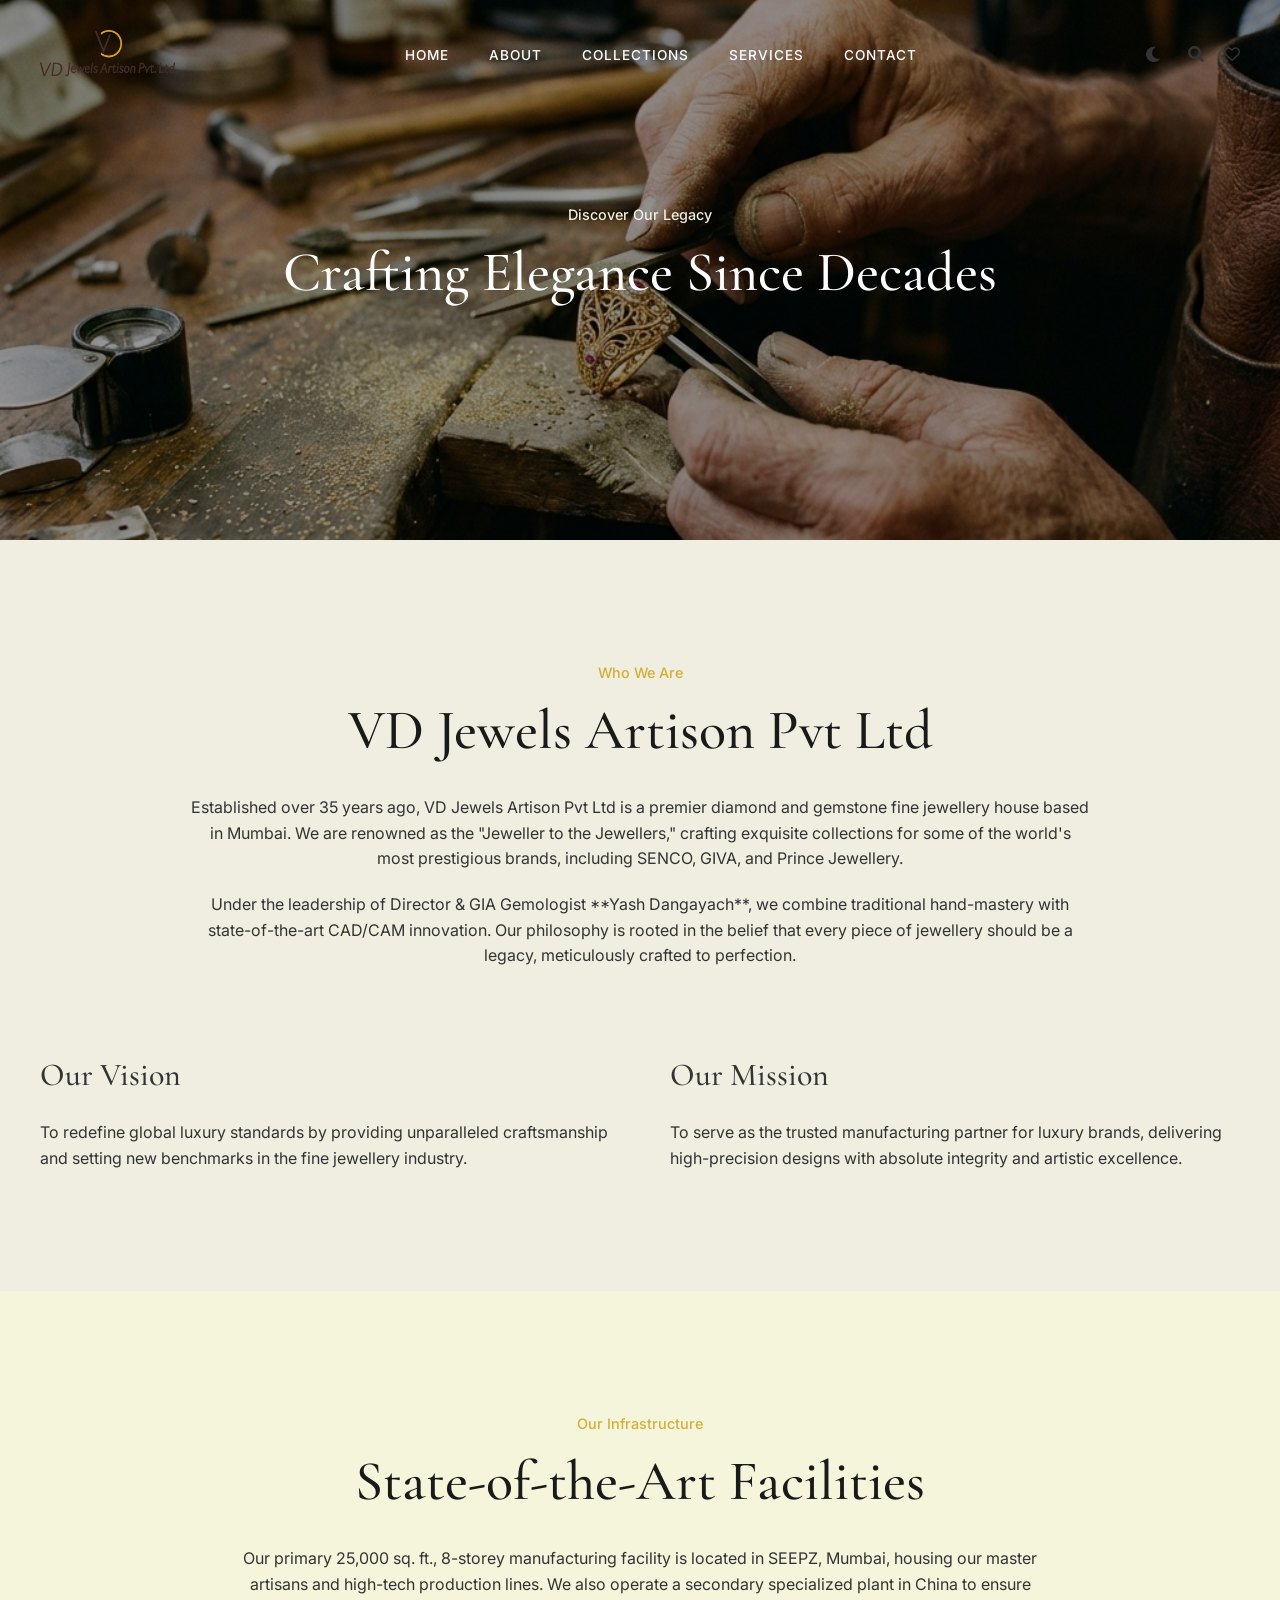
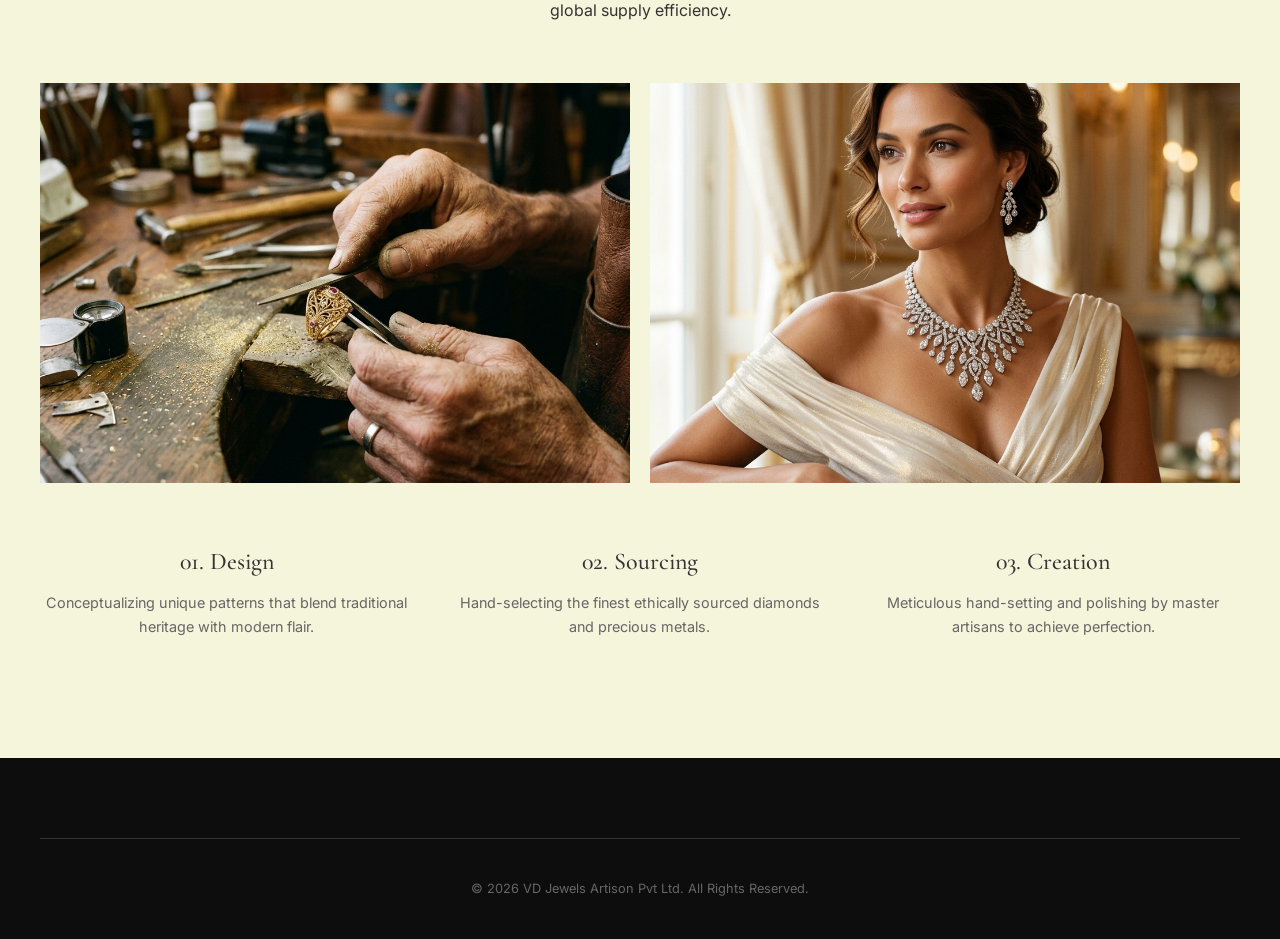
<file: about.html>
<!DOCTYPE html>
<html lang="en">
<head>
    <meta charset="UTF-8">
    <meta name="viewport" content="width=device-width, initial-scale=1.0">
    <title>Our Story | VD Jewels Artison</title>
    <link rel="stylesheet" href="index.css">
    <link rel="stylesheet" href="https://cdnjs.cloudflare.com/ajax/libs/font-awesome/6.0.0/css/all.min.css">
    <style>
        .about-hero {
            height: 60vh;
            background: linear-gradient(rgba(0,0,0,0.4), rgba(0,0,0,0.4)), url('assets/craftsmanship.png');
            background-size: cover;
            background-position: center;
            display: flex;
            align-items: center;
            justify-content: center;
            color: white;
            text-align: center;
        }
        .mission-vision {
            display: grid;
            grid-template-columns: 1fr 1fr;
            gap: 60px;
            margin-top: 80px;
        }
        .craft-visuals {
            display: grid;
            grid-template-columns: 1fr 1fr;
            gap: 20px;
            margin-top: 60px;
        }
        .craft-visuals img {
            height: 400px;
            width: 100%;
            object-fit: cover;
        }
    </style>
</head>
<body>
    <nav id="navbar" class="scrolled">
        <div class="container">
            <a href="index.html" class="logo">
                <img src="assets/logo_uploaded.png" alt="VD JEWELS ARTISON">
            </a>
            <ul class="nav-links">
                <li><a href="index.html">Home</a></li>
                <li><a href="about.html">About</a></li>
                <li><a href="products.html">Collections</a></li>
                <li><a href="services.html">Services</a></li>
                <li><a href="contact.html">Contact</a></li>
            </ul>
            <div class="nav-icons">
                <button id="theme-toggle" class="theme-toggle" aria-label="Toggle theme">
                    <i class="fas fa-moon"></i>
                </button>
                <a href="#"><i class="fas fa-search"></i></a>
                <a href="#"><i class="far fa-heart"></i></a>
            </div>
        </div>
    </nav>

    <header class="about-hero">
        <div class="container">
            <span class="section-subtitle" style="color: var(--primary-color);">Discover Our Legacy</span>
            <h1 class="section-title" style="color: white;">Crafting Elegance Since Decades</h1>
        </div>
    </header>

    <section class="section-padding fade-in">
        <div class="container">
            <div style="max-width: 900px; margin: 0 auto; text-align: center;">
                <span class="section-subtitle">Who We Are</span>
                <h2 class="section-title">VD Jewels Artison Pvt Ltd</h2>
                <p>
                    Established over 35 years ago, VD Jewels Artison Pvt Ltd is a premier diamond and gemstone fine jewellery house based in Mumbai. We are renowned as the "Jeweller to the Jewellers," crafting exquisite collections for some of the world's most prestigious brands, including SENCO, GIVA, and Prince Jewellery.
                </p>
                <p style="margin-top: 20px;">
                    Under the leadership of Director & GIA Gemologist **Yash Dangayach**, we combine traditional hand-mastery with state-of-the-art CAD/CAM innovation. Our philosophy is rooted in the belief that every piece of jewellery should be a legacy, meticulously crafted to perfection.
                </p>
            </div>

            <div class="mission-vision">
                <div>
                    <h3 class="serif" style="font-size: 2rem; margin-bottom: 20px;">Our Vision</h3>
                    <p>To redefine global luxury standards by providing unparalleled craftsmanship and setting new benchmarks in the fine jewellery industry.</p>
                </div>
                <div>
                    <h3 class="serif" style="font-size: 2rem; margin-bottom: 20px;">Our Mission</h3>
                    <p>To serve as the trusted manufacturing partner for luxury brands, delivering high-precision designs with absolute integrity and artistic excellence.</p>
                </div>
            </div>
        </div>
    </section>

    <section class="section-padding fade-in" style="background: var(--warm-beige);">
        <div class="container">
            <div class="text-center">
                <span class="section-subtitle">Our Infrastructure</span>
                <h2 class="section-title">State-of-the-Art Facilities</h2>
                <p style="max-width: 800px; margin: 0 auto 60px;">
                    Our primary 25,000 sq. ft., 8-storey manufacturing facility is located in SEEPZ, Mumbai, housing our master artisans and high-tech production lines. We also operate a secondary specialized plant in China to ensure global supply efficiency.
                </p>
            </div>
            <div class="craft-visuals">
                <img src="assets/craftsmanship.png" alt="Mumbai Atelier">
                <img src="assets/hero.png" alt="Precision Design">
            </div>
            <div style="margin-top: 60px; display: grid; grid-template-columns: repeat(3, 1fr); gap: 40px; text-align: center;">
                <div>
                    <h4 class="serif" style="font-size: 1.5rem; margin-bottom: 10px;">01. Design</h4>
                    <p style="font-size: 0.9rem; color: var(--text-light);">Conceptualizing unique patterns that blend traditional heritage with modern flair.</p>
                </div>
                <div>
                    <h4 class="serif" style="font-size: 1.5rem; margin-bottom: 10px;">02. Sourcing</h4>
                    <p style="font-size: 0.9rem; color: var(--text-light);">Hand-selecting the finest ethically sourced diamonds and precious metals.</p>
                </div>
                <div>
                    <h4 class="serif" style="font-size: 1.5rem; margin-bottom: 10px;">03. Creation</h4>
                    <p style="font-size: 0.9rem; color: var(--text-light);">Meticulous hand-setting and polishing by master artisans to achieve perfection.</p>
                </div>
            </div>
        </div>
    </section>

    <footer>
        <div class="container">
            <div class="footer-bottom">
                <p>&copy; 2026 VD Jewels Artison Pvt Ltd. All Rights Reserved.</p>
            </div>
        </div>
    </footer>

    <script src="main.js"></script>
</body>
</html>
</file>
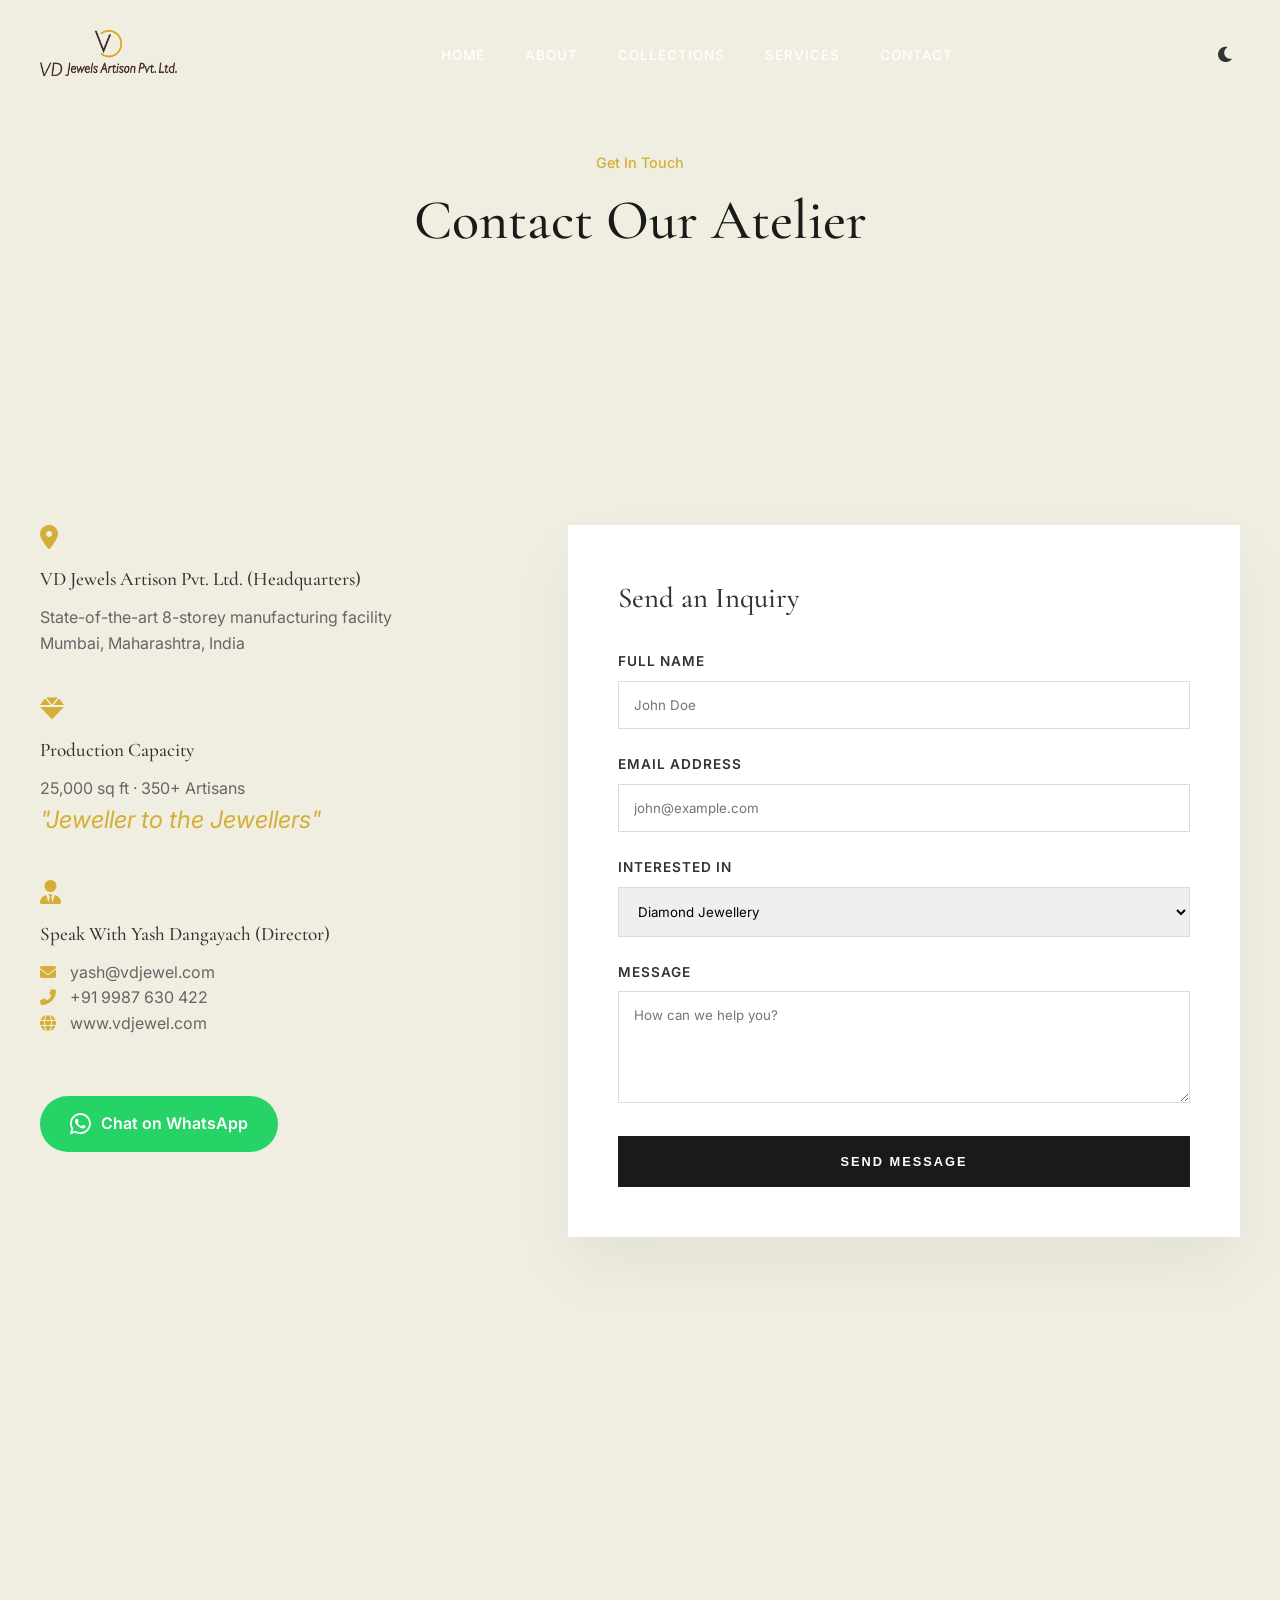
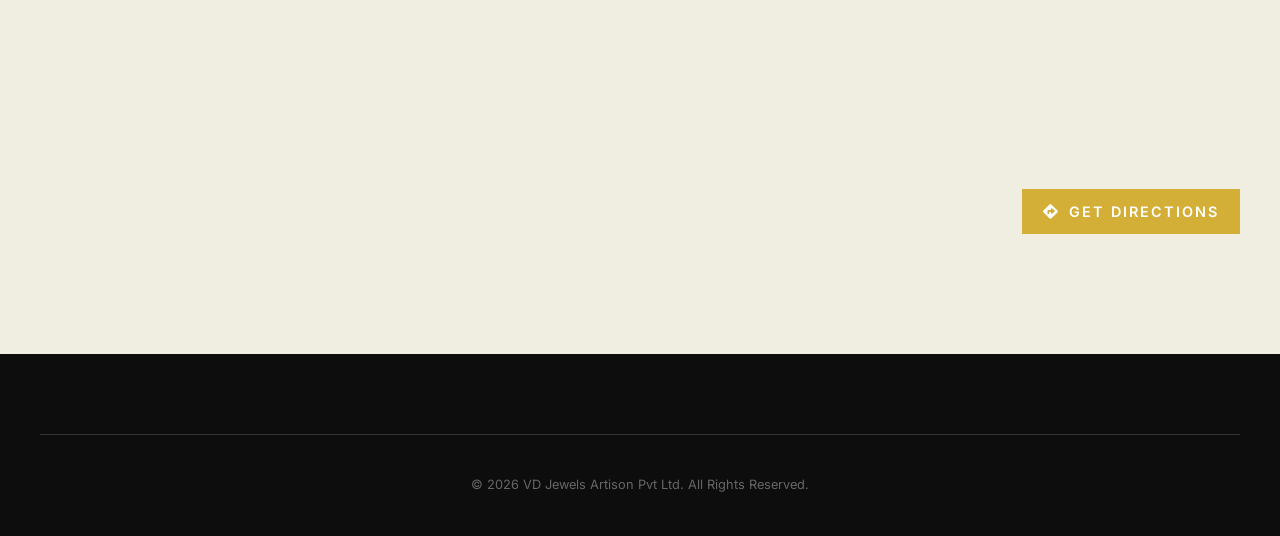
<file: contact.html>
<!DOCTYPE html>
<html lang="en">
<head>
    <meta charset="UTF-8">
    <meta name="viewport" content="width=device-width, initial-scale=1.0">
    <title>Contact Us | VD Jewels Artison</title>
    <link rel="stylesheet" href="index.css">
    <link rel="stylesheet" href="https://cdnjs.cloudflare.com/ajax/libs/font-awesome/6.0.0/css/all.min.css">
    <style>
        .contact-wrapper {
            display: grid;
            grid-template-columns: 1fr 1.5fr;
            gap: 80px;
        }
        .contact-info-item {
            margin-bottom: 40px;
        }
        .contact-info-item i {
            font-size: 1.5rem;
            color: var(--accent-gold);
            margin-bottom: 15px;
            display: block;
        }
        .contact-info-item h4 {
            font-size: 1.2rem;
            margin-bottom: 10px;
        }
        .contact-info-item p {
            color: var(--text-light);
        }
        .contact-form {
            background: white;
            padding: 50px;
            box-shadow: 0 30px 60px rgba(0,0,0,0.05);
        }
        .form-group {
            margin-bottom: 25px;
        }
        .form-group label {
            display: block;
            font-size: 0.85rem;
            text-transform: uppercase;
            letter-spacing: 1px;
            margin-bottom: 8px;
            font-weight: 600;
        }
        .form-group input, .form-group textarea, .form-group select {
            width: 100%;
            padding: 15px;
            border: 1px solid #ddd;
            font-family: inherit;
            transition: var(--transition);
        }
        .form-group input:focus, .form-group textarea:focus {
            border-color: var(--accent-gold);
            outline: none;
        }
        .whatsapp-btn {
            display: inline-flex;
            align-items: center;
            gap: 10px;
            background: #25D366;
            color: white;
            padding: 15px 30px;
            border-radius: 50px;
            font-weight: 600;
            margin-top: 20px;
        }
        .map-placeholder {
            width: 100%;
            height: 400px;
            background: #eee;
            margin-top: 80px;
            display: flex;
            align-items: center;
            justify-content: center;
            color: #999;
            font-style: italic;
        }
    </style>
</head>
<body>
    <nav id="navbar" class="scrolled">
        <div class="container">
            <a href="index.html" class="logo">
                <img src="assets/logo_uploaded.png" alt="VD JEWELS ARTISON">
            </a>
            <ul class="nav-links">
                <li><a href="index.html">Home</a></li>
                <li><a href="about.html">About</a></li>
                <li><a href="products.html">Collections</a></li>
                <li><a href="services.html">Services</a></li>
                <li><a href="contact.html">Contact</a></li>
            </ul>
            <div class="nav-icons">
                <button id="theme-toggle" class="theme-toggle" aria-label="Toggle theme">
                    <i class="fas fa-moon"></i>
                </button>
            </div>
        </div>
    </nav>

    <header class="section-padding" style="background: var(--primary-color); padding-top: 150px; text-align: center;">
        <div class="container">
            <span class="section-subtitle">Get In Touch</span>
            <h1 class="section-title">Contact Our Atelier</h1>
        </div>
    </header>

    <section class="section-padding fade-in">
        <div class="container">
            <div class="contact-wrapper">
                <div class="contact-info">
                    <div class="contact-info-item">
                        <i class="fas fa-map-marker-alt"></i>
                        <h4>VD Jewels Artison Pvt. Ltd. (Headquarters)</h4>
                        <p>State-of-the-art 8-storey manufacturing facility<br>Mumbai, Maharashtra, India</p>
                    </div>
                    
                    <div class="contact-info-item">
                        <i class="fas fa-gem"></i>
                        <h4>Production Capacity</h4>
                        <p>25,000 sq ft · 350+ Artisans<br><i>"Jeweller to the Jewellers"</i></p>
                    </div>

                    <div class="contact-info-item">
                        <i class="fas fa-user-tie"></i>
                        <h4>Speak With Yash Dangayach (Director)</h4>
                        <p><i class="fas fa-envelope" style="font-size: 1rem; margin-right: 10px; display: inline-block; margin-bottom: 0;"></i> yash@vdjewel.com</p>
                        <p><i class="fas fa-phone-alt" style="font-size: 1rem; margin-right: 10px; display: inline-block; margin-bottom: 0;"></i> +91 9987 630 422</p>
                        <p><i class="fas fa-globe" style="font-size: 1rem; margin-right: 10px; display: inline-block; margin-bottom: 0;"></i> www.vdjewel.com</p>
                    </div>
                    
                    <a href="https://wa.me/919987630422" class="whatsapp-btn">
                        <i class="fab fa-whatsapp" style="font-size: 1.5rem;"></i>
                        Chat on WhatsApp
                    </a>
                </div>

                <div class="contact-form">
                    <h3 class="serif" style="font-size: 1.8rem; margin-bottom: 30px;">Send an Inquiry</h3>
                    <form>
                        <div class="form-group">
                            <label>Full Name</label>
                            <input type="text" placeholder="John Doe" required>
                        </div>
                        <div class="form-group">
                            <label>Email Address</label>
                            <input type="email" placeholder="john@example.com" required>
                        </div>
                        <div class="form-group">
                            <label>Interested In</label>
                            <select>
                                <option>Diamond Jewellery</option>
                                <option>Gold Jewellery</option>
                                <option>Bridal Collection</option>
                                <option>Custom Design</option>
                                <option>B2B Partnership</option>
                            </select>
                        </div>
                        <div class="form-group">
                            <label>Message</label>
                            <textarea rows="5" placeholder="How can we help you?"></textarea>
                        </div>
                        <button type="submit" class="cta-button" style="background: var(--charcoal); color: white; width: 100%; border: none;">Send Message</button>
                    </form>
                </div>
            </div>

            <div class="map-wrapper" style="margin-top: 80px; width: 100%; position: relative;">
                <iframe 
                    src="https://maps.google.com/maps?q=VD+Jewels+Artison+Pvt.+Ltd.,+Mumbai,+Maharashtra&t=&z=15&ie=UTF8&iwloc=&output=embed" 
                    width="100%" 
                    height="450" 
                    style="border:0;" 
                    allowfullscreen="" 
                    loading="lazy" 
                    referrerpolicy="no-referrer-when-downgrade">
                </iframe>
                <div style="text-align: right; margin-top: 15px;">
                    <a href="https://share.google/jqmQFkvJsQ4yvt8cC" target="_blank" class="cta-button" style="display: inline-flex; align-items: center; gap: 10px; background-color: var(--accent-gold); color: white; padding: 10px 20px; font-size: 0.9rem;">
                        <i class="fas fa-directions"></i> Get Directions
                    </a>
                </div>
            </div>
        </div>
    </section>

    <footer>
        <div class="container">
            <div class="footer-bottom">
                <p>&copy; 2026 VD Jewels Artison Pvt Ltd. All Rights Reserved.</p>
            </div>
        </div>
    </footer>

    <script src="main.js"></script>
</body>
</html>
</file>
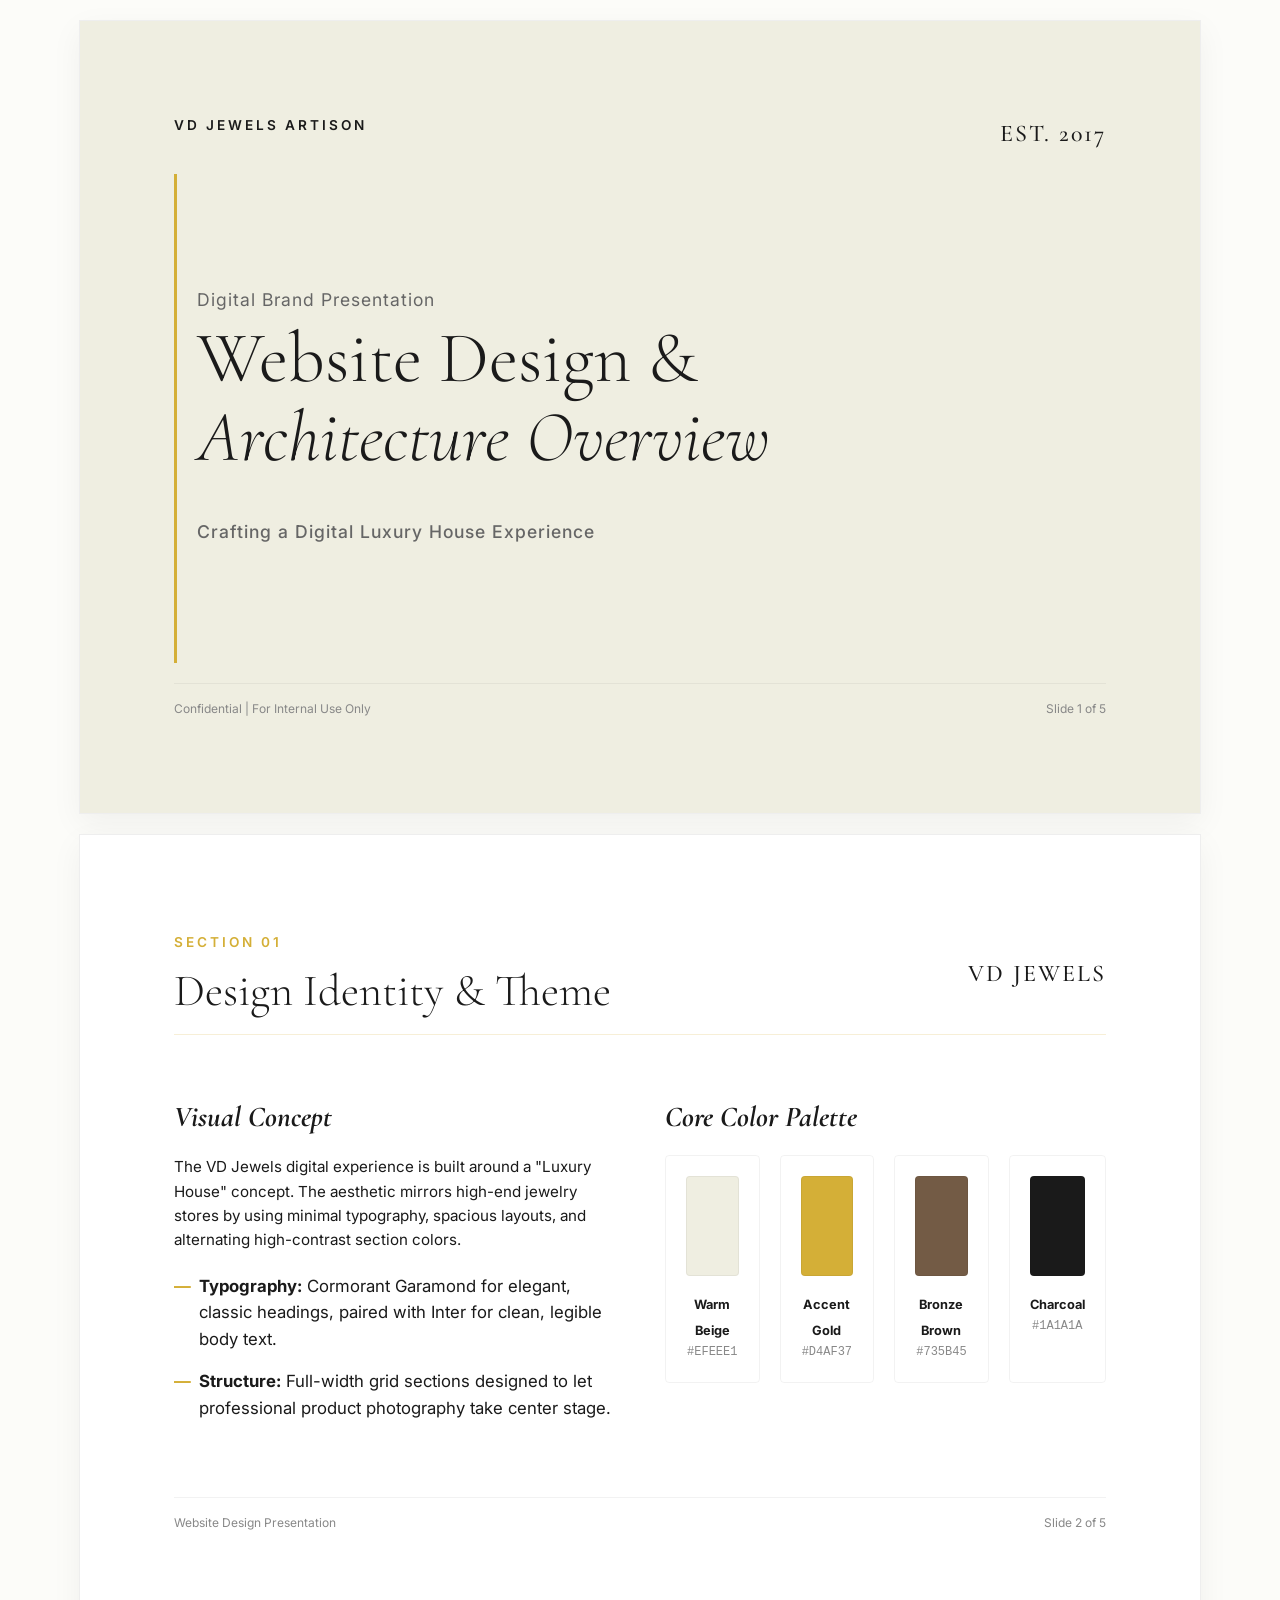
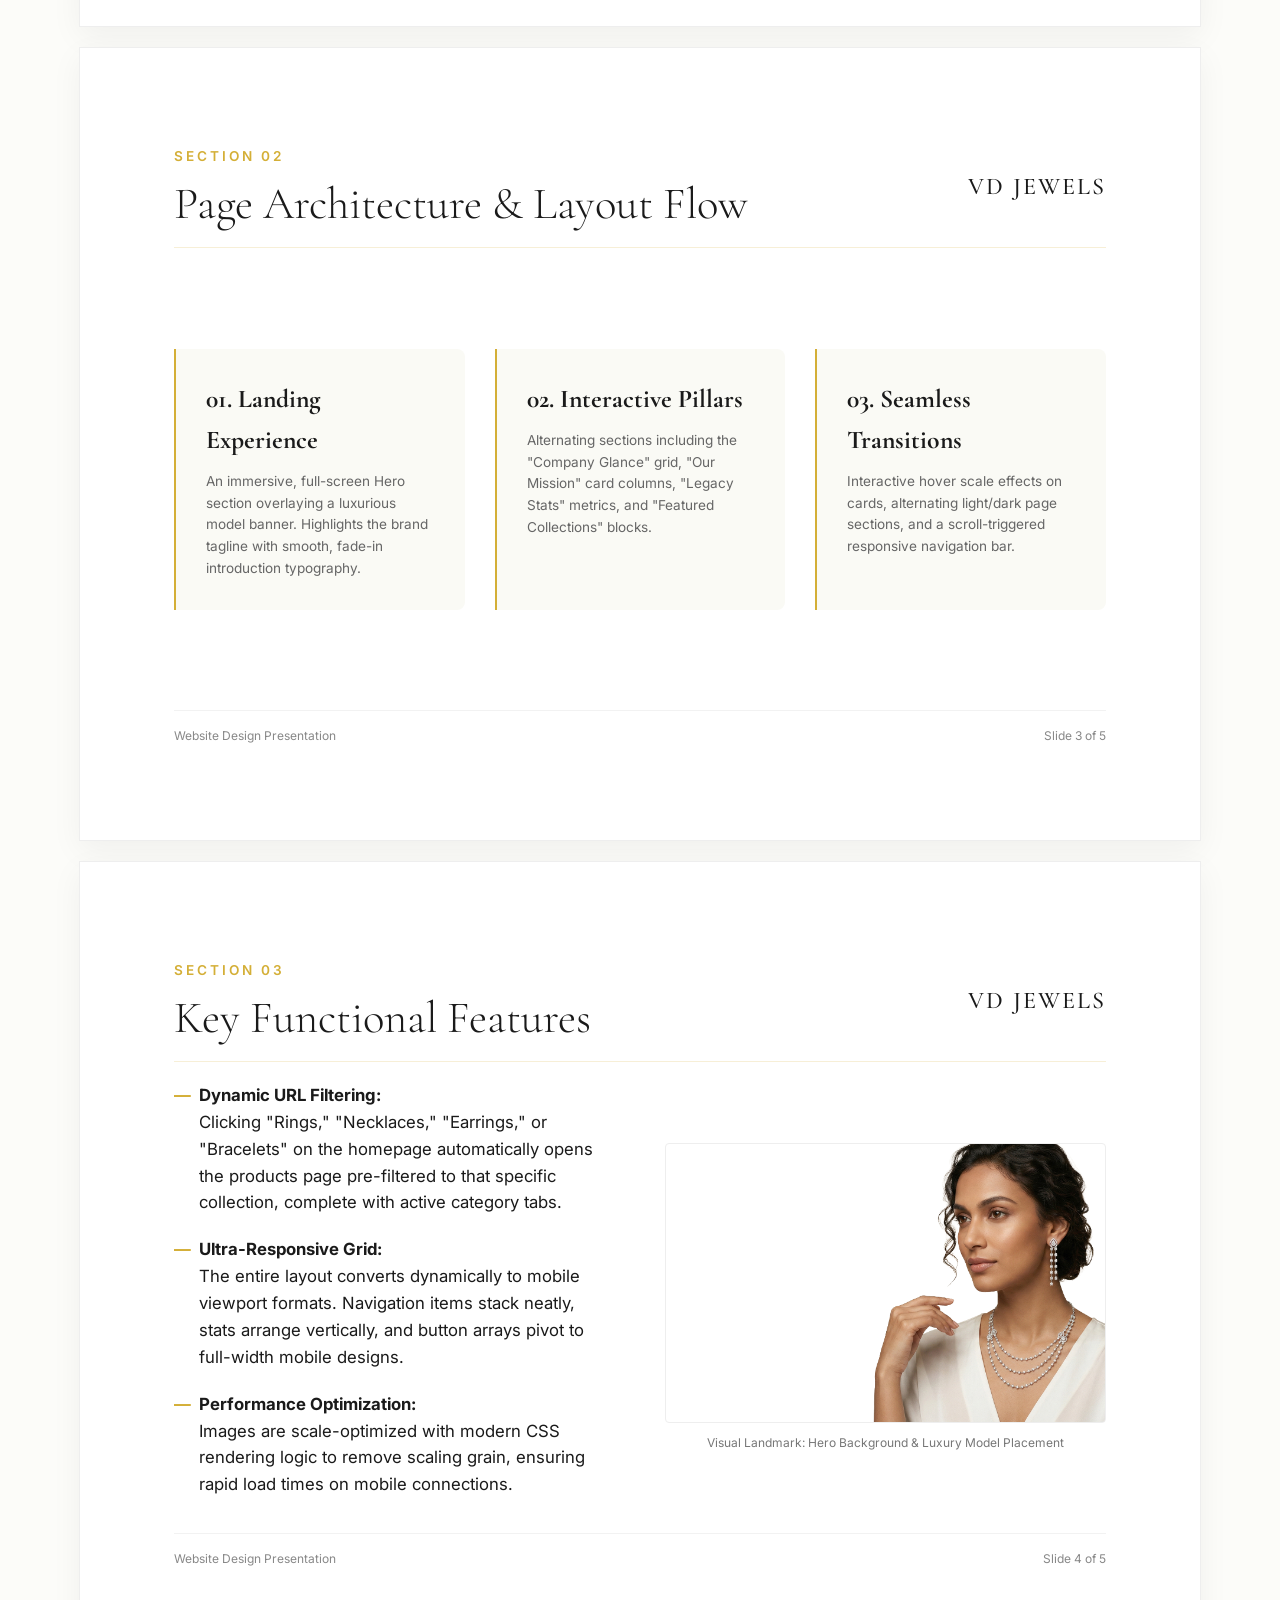
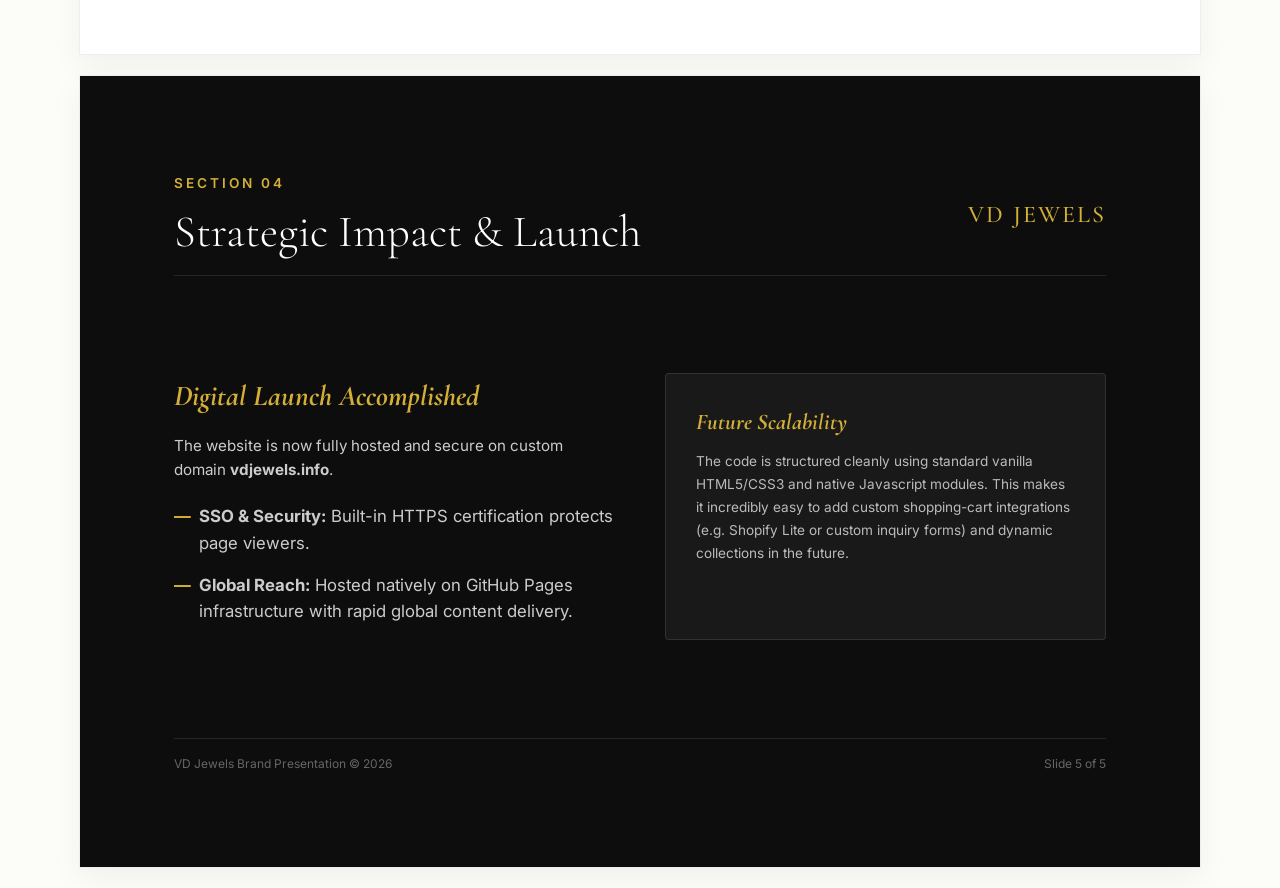
<file: presentation.html>
<!DOCTYPE html>
<html lang="en">
<head>
    <meta charset="UTF-8">
    <meta name="viewport" content="width=device-width, initial-scale=1.0">
    <title>VD Jewels - Website Design Presentation</title>
    <link href="https://fonts.googleapis.com/css2?family=Inter:wght@300;400;500;600&family=Cormorant+Garamond:ital,wght@0,300;0,400;0,500;0,600;0,700;1,400&display=swap" rel="stylesheet">
    <style>
        :root {
            --primary-color: #EFEEE1;
            --accent-gold: #D4AF37;
            --charcoal: #1A1A1A;
            --deep-charcoal: #0D0D0D;
            --warm-beige: #F5F5DC;
            --white: #FFFFFF;
        }

        * {
            margin: 0;
            padding: 0;
            box-sizing: border-box;
        }

        body {
            font-family: 'Inter', sans-serif;
            background-color: #fcfcf9;
            color: var(--charcoal);
            line-height: 1.6;
        }

        /* Slide layout optimized for PDF print paging */
        .slide {
            width: 297mm; /* A4 Landscape width */
            height: 210mm; /* A4 Landscape height */
            padding: 25mm;
            background-color: var(--white);
            border: 1px solid #eee;
            margin: 20px auto;
            position: relative;
            display: flex;
            flex-direction: column;
            justify-content: space-between;
            box-shadow: 0 10px 30px rgba(0,0,0,0.05);
            page-break-after: always;
            overflow: hidden;
        }

        @media print {
            body {
                background-color: var(--white);
            }
            .slide {
                margin: 0;
                border: none;
                box-shadow: none;
                width: 100%;
                height: 100vh;
                page-break-after: always;
                -webkit-print-color-adjust: exact;
                print-color-adjust: exact;
            }
        }

        header {
            display: flex;
            justify-content: space-between;
            align-items: center;
            border-bottom: 1px solid rgba(212, 175, 55, 0.2);
            padding-bottom: 15px;
        }

        .logo-text {
            font-family: 'Cormorant Garamond', serif;
            font-weight: 500;
            font-size: 1.5rem;
            letter-spacing: 2px;
            text-transform: uppercase;
        }

        .slide-title {
            font-family: 'Cormorant Garamond', serif;
            font-size: 2.8rem;
            color: var(--charcoal);
            font-weight: 300;
            line-height: 1.2;
            margin-top: 10px;
        }

        .slide-subtitle {
            font-size: 0.85rem;
            color: var(--accent-gold);
            text-transform: uppercase;
            letter-spacing: 3px;
            font-weight: 600;
        }

        .content {
            flex-grow: 1;
            display: flex;
            align-items: center;
            margin: 20px 0;
        }

        /* Slide specific styles */
        .title-slide-content {
            display: flex;
            flex-direction: column;
            justify-content: center;
            align-items: flex-start;
            height: 100%;
            padding-left: 20px;
            border-left: 3px solid var(--accent-gold);
        }

        .title-slide-content h1 {
            font-family: 'Cormorant Garamond', serif;
            font-size: 4.5rem;
            font-weight: 300;
            line-height: 1.1;
            margin-bottom: 20px;
        }

        .title-slide-content p {
            font-size: 1.1rem;
            letter-spacing: 1px;
            color: #666;
            margin-bottom: 5px;
        }

        .grid-2 {
            display: grid;
            grid-template-columns: 1fr 1fr;
            gap: 50px;
            width: 100%;
        }

        .grid-3 {
            display: grid;
            grid-template-columns: repeat(3, 1fr);
            gap: 30px;
            width: 100%;
        }

        .grid-4 {
            display: grid;
            grid-template-columns: repeat(4, 1fr);
            gap: 20px;
            width: 100%;
        }

        /* Brand palette colors */
        .color-card {
            border: 1px solid rgba(0,0,0,0.05);
            padding: 20px;
            text-align: center;
            border-radius: 4px;
        }

        .color-block {
            height: 100px;
            border-radius: 4px;
            margin-bottom: 15px;
            border: 1px solid rgba(0,0,0,0.05);
        }

        ul.points-list {
            list-style: none;
        }

        ul.points-list li {
            position: relative;
            padding-left: 25px;
            margin-bottom: 15px;
            font-size: 1.05rem;
        }

        ul.points-list li::before {
            content: "—";
            position: absolute;
            left: 0;
            color: var(--accent-gold);
            font-weight: bold;
        }

        .feature-box {
            background-color: #fafaf5;
            padding: 30px;
            border-left: 2px solid var(--accent-gold);
            border-radius: 0 8px 8px 0;
        }

        .feature-box h4 {
            font-family: 'Cormorant Garamond', serif;
            font-size: 1.6rem;
            margin-bottom: 10px;
            color: var(--charcoal);
        }

        .img-placeholder {
            width: 100%;
            height: 280px;
            background-size: cover;
            background-position: center;
            border: 1px solid #eee;
            border-radius: 4px;
        }

        footer.slide-footer {
            display: flex;
            justify-content: space-between;
            font-size: 0.75rem;
            color: #888;
            border-top: 1px solid rgba(0,0,0,0.05);
            padding-top: 15px;
        }

        .italic-serif {
            font-family: 'Cormorant Garamond', serif;
            font-style: italic;
        }
    </style>
</head>
<body>

    <!-- Slide 1: Cover -->
    <div class="slide" style="background-color: var(--primary-color);">
        <div style="display: flex; justify-content: space-between; width: 100%;">
            <span class="slide-subtitle" style="color: var(--accent-gold-dark);">VD Jewels Artison</span>
            <span class="logo-text">Est. 2017</span>
        </div>
        <div class="content">
            <div class="title-slide-content">
                <p>Digital Brand Presentation</p>
                <h1>Website Design &<br><span class="italic-serif">Architecture Overview</span></h1>
                <p style="margin-top: 20px; font-weight: 500;">Crafting a Digital Luxury House Experience</p>
            </div>
        </div>
        <footer class="slide-footer">
            <span>Confidential | For Internal Use Only</span>
            <span>Slide 1 of 5</span>
        </footer>
    </div>

    <!-- Slide 2: Design Identity & Theme -->
    <div class="slide">
        <header>
            <div>
                <span class="slide-subtitle">Section 01</span>
                <h2 class="slide-title">Design Identity & Theme</h2>
            </div>
            <span class="logo-text">VD Jewels</span>
        </header>
        <div class="content">
            <div class="grid-2">
                <div>
                    <h3 class="italic-serif" style="font-size: 1.8rem; margin-bottom: 15px;">Visual Concept</h3>
                    <p style="margin-bottom: 20px; font-size: 0.95rem;">
                        The VD Jewels digital experience is built around a "Luxury House" concept. The aesthetic mirrors high-end jewelry stores by using minimal typography, spacious layouts, and alternating high-contrast section colors.
                    </p>
                    <ul class="points-list">
                        <li><strong>Typography:</strong> Cormorant Garamond for elegant, classic headings, paired with Inter for clean, legible body text.</li>
                        <li><strong>Structure:</strong> Full-width grid sections designed to let professional product photography take center stage.</li>
                    </ul>
                </div>
                <div>
                    <h3 class="italic-serif" style="font-size: 1.8rem; margin-bottom: 15px;">Core Color Palette</h3>
                    <div class="grid-4">
                        <div class="color-card">
                            <div class="color-block" style="background-color: #EFEEE1;"></div>
                            <span style="font-size: 0.8rem; font-weight: bold;">Warm Beige</span>
                            <code style="font-size: 0.75rem; display: block; color: #888;">#EFEEE1</code>
                        </div>
                        <div class="color-card">
                            <div class="color-block" style="background-color: #D4AF37;"></div>
                            <span style="font-size: 0.8rem; font-weight: bold;">Accent Gold</span>
                            <code style="font-size: 0.75rem; display: block; color: #888;">#D4AF37</code>
                        </div>
                        <div class="color-card">
                            <div class="color-block" style="background-color: #735B45;"></div>
                            <span style="font-size: 0.8rem; font-weight: bold;">Bronze Brown</span>
                            <code style="font-size: 0.75rem; display: block; color: #888;">#735B45</code>
                        </div>
                        <div class="color-card">
                            <div class="color-block" style="background-color: #1A1A1A;"></div>
                            <span style="font-size: 0.8rem; font-weight: bold;">Charcoal</span>
                            <code style="font-size: 0.75rem; display: block; color: #888;">#1A1A1A</code>
                        </div>
                    </div>
                </div>
            </div>
        </div>
        <footer class="slide-footer">
            <span>Website Design Presentation</span>
            <span>Slide 2 of 5</span>
        </footer>
    </div>

    <!-- Slide 3: Page Architecture & Layout Flow -->
    <div class="slide">
        <header>
            <div>
                <span class="slide-subtitle">Section 02</span>
                <h2 class="slide-title">Page Architecture & Layout Flow</h2>
            </div>
            <span class="logo-text">VD Jewels</span>
        </header>
        <div class="content">
            <div class="grid-3">
                <div class="feature-box">
                    <h4>01. Landing Experience</h4>
                    <p style="font-size: 0.85rem; color: #666; margin-top: 10px;">
                        An immersive, full-screen Hero section overlaying a luxurious model banner. Highlights the brand tagline with smooth, fade-in introduction typography.
                    </p>
                </div>
                <div class="feature-box">
                    <h4>02. Interactive Pillars</h4>
                    <p style="font-size: 0.85rem; color: #666; margin-top: 10px;">
                        Alternating sections including the "Company Glance" grid, "Our Mission" card columns, "Legacy Stats" metrics, and "Featured Collections" blocks.
                    </p>
                </div>
                <div class="feature-box">
                    <h4>03. Seamless Transitions</h4>
                    <p style="font-size: 0.85rem; color: #666; margin-top: 10px;">
                        Interactive hover scale effects on cards, alternating light/dark page sections, and a scroll-triggered responsive navigation bar.
                    </p>
                </div>
            </div>
        </div>
        <footer class="slide-footer">
            <span>Website Design Presentation</span>
            <span>Slide 3 of 5</span>
        </footer>
    </div>

    <!-- Slide 4: Key Functional Features -->
    <div class="slide">
        <header>
            <div>
                <span class="slide-subtitle">Section 03</span>
                <h2 class="slide-title">Key Functional Features</h2>
            </div>
            <span class="logo-text">VD Jewels</span>
        </header>
        <div class="content">
            <div class="grid-2">
                <div>
                    <ul class="points-list">
                        <li style="margin-bottom: 20px;">
                            <strong>Dynamic URL Filtering:</strong><br>
                            Clicking "Rings," "Necklaces," "Earrings," or "Bracelets" on the homepage automatically opens the products page pre-filtered to that specific collection, complete with active category tabs.
                        </li>
                        <li style="margin-bottom: 20px;">
                            <strong>Ultra-Responsive Grid:</strong><br>
                            The entire layout converts dynamically to mobile viewport formats. Navigation items stack neatly, stats arrange vertically, and button arrays pivot to full-width mobile designs.
                        </li>
                        <li>
                            <strong>Performance Optimization:</strong><br>
                            Images are scale-optimized with modern CSS rendering logic to remove scaling grain, ensuring rapid load times on mobile connections.
                        </li>
                    </ul>
                </div>
                <div style="display: flex; flex-direction: column; justify-content: center;">
                    <div class="img-placeholder" style="background-image: url('assets/hero_uploaded.png');"></div>
                    <p style="font-size: 0.75rem; text-align: center; margin-top: 10px; color: #777;">
                        Visual Landmark: Hero Background & Luxury Model Placement
                    </p>
                </div>
            </div>
        </div>
        <footer class="slide-footer">
            <span>Website Design Presentation</span>
            <span>Slide 4 of 5</span>
        </footer>
    </div>

    <!-- Slide 5: Strategic Impact -->
    <div class="slide" style="background-color: var(--deep-charcoal); color: var(--white);">
        <header style="border-bottom-color: rgba(255,255,255,0.1);">
            <div>
                <span class="slide-subtitle" style="color: var(--accent-gold);">Section 04</span>
                <h2 class="slide-title" style="color: var(--white);">Strategic Impact & Launch</h2>
            </div>
            <span class="logo-text" style="color: var(--accent-gold);">VD Jewels</span>
        </header>
        <div class="content">
            <div class="grid-2">
                <div>
                    <h3 class="italic-serif" style="font-size: 1.8rem; margin-bottom: 15px; color: var(--accent-gold);">Digital Launch Accomplished</h3>
                    <p style="color: #ccc; font-size: 0.95rem; margin-bottom: 20px;">
                        The website is now fully hosted and secure on custom domain <strong>vdjewels.info</strong>.
                    </p>
                    <ul class="points-list" style="color: #ccc;">
                        <li><strong>SSO & Security:</strong> Built-in HTTPS certification protects page viewers.</li>
                        <li><strong>Global Reach:</strong> Hosted natively on GitHub Pages infrastructure with rapid global content delivery.</li>
                    </ul>
                </div>
                <div style="background-color: rgba(255,255,255,0.05); padding: 30px; border-radius: 4px; border: 1px solid rgba(255,255,255,0.1);">
                    <h4 class="italic-serif" style="color: var(--accent-gold); font-size: 1.4rem; margin-bottom: 10px;">Future Scalability</h4>
                    <p style="font-size: 0.85rem; color: #bbb; line-height: 1.7;">
                        The code is structured cleanly using standard vanilla HTML5/CSS3 and native Javascript modules. This makes it incredibly easy to add custom shopping-cart integrations (e.g. Shopify Lite or custom inquiry forms) and dynamic collections in the future.
                    </p>
                </div>
            </div>
        </div>
        <footer class="slide-footer" style="border-top-color: rgba(255,255,255,0.1);">
            <span style="color: #666;">VD Jewels Brand Presentation © 2026</span>
            <span style="color: #666;">Slide 5 of 5</span>
        </footer>
    </div>

</body>
</html>
</file>
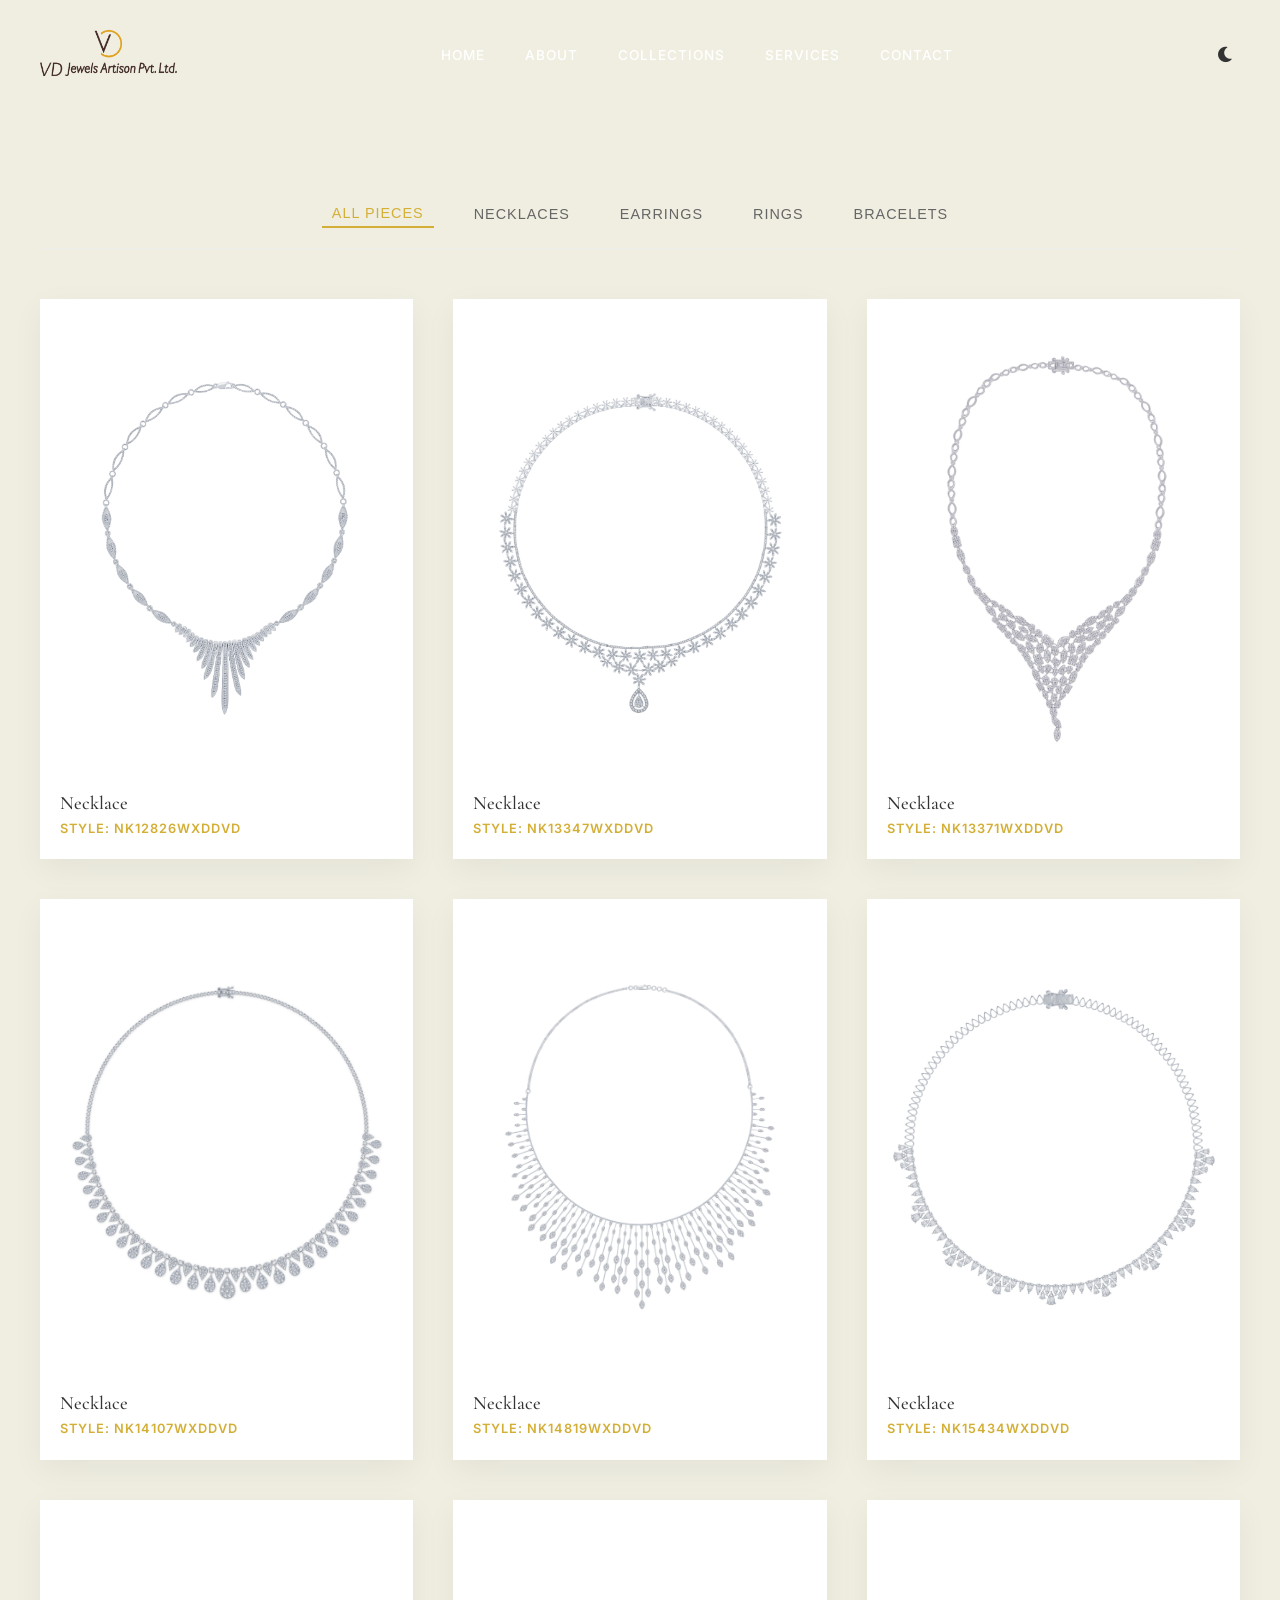
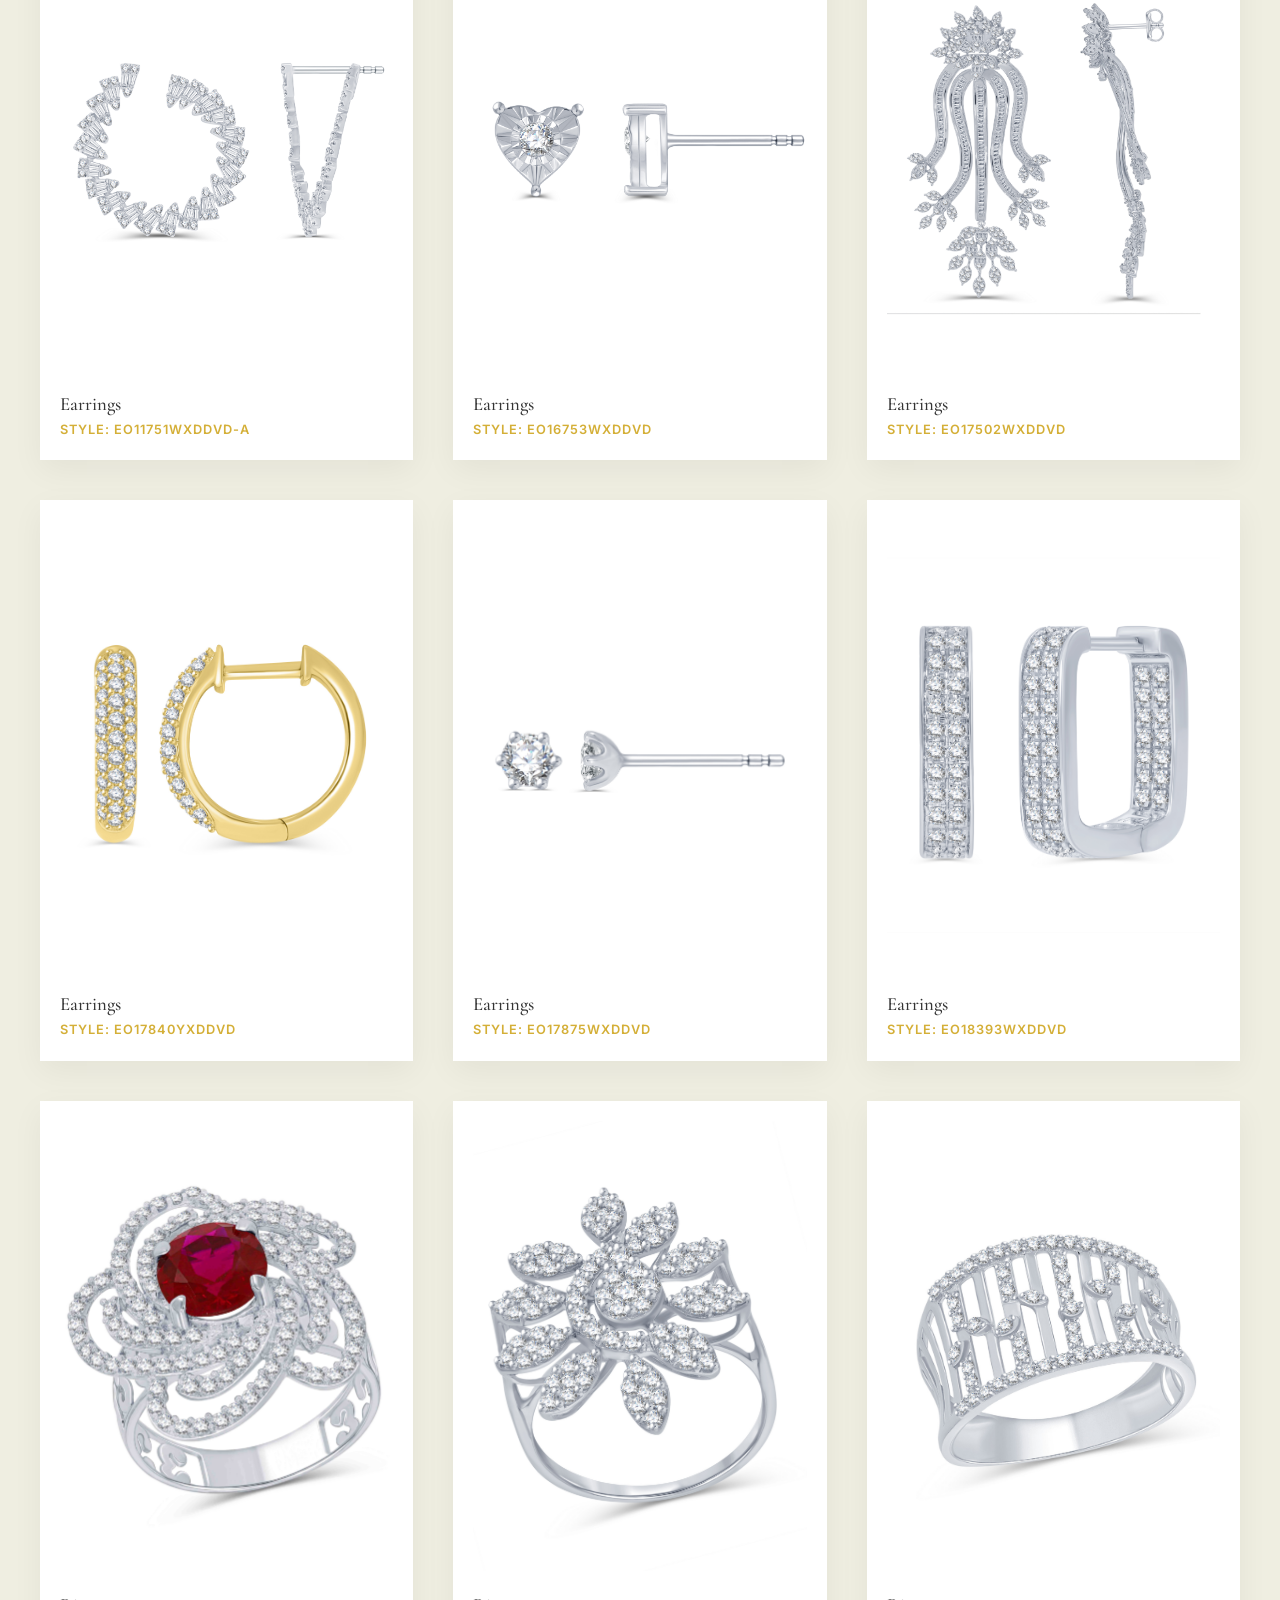
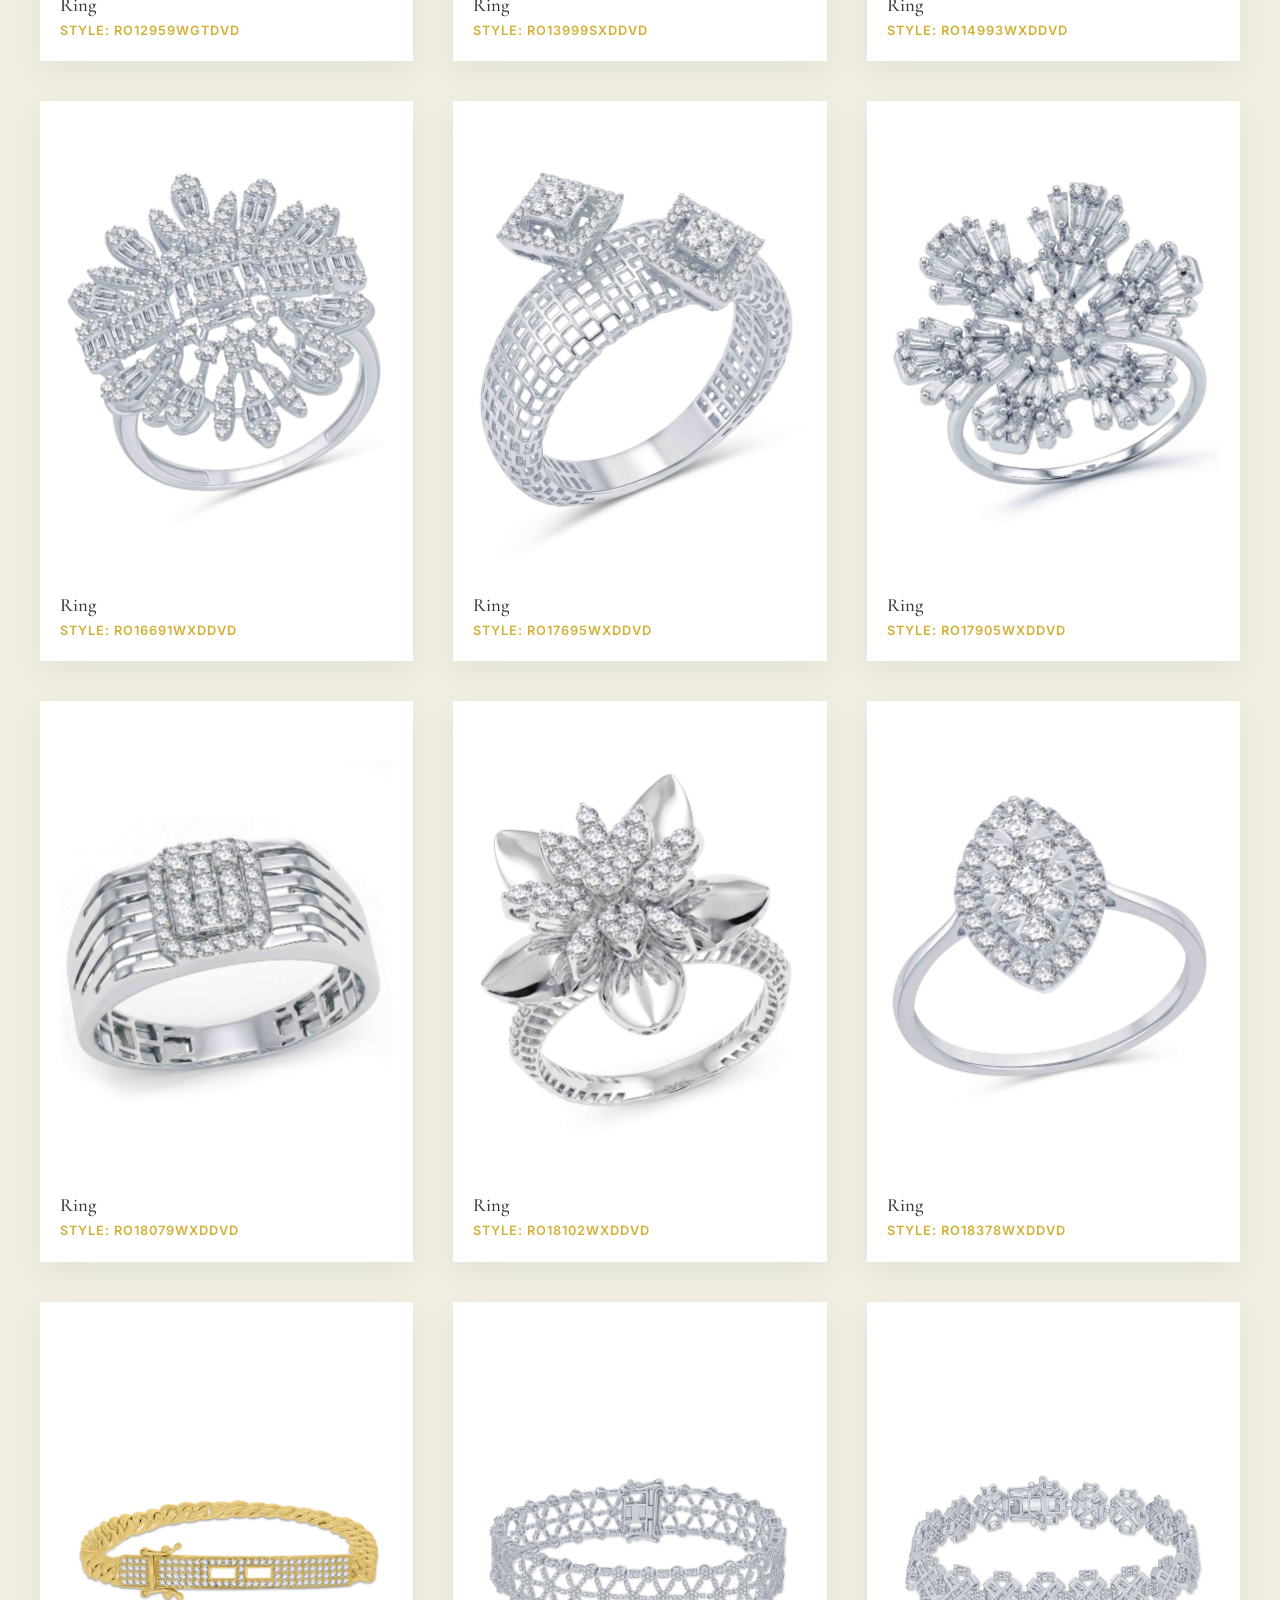
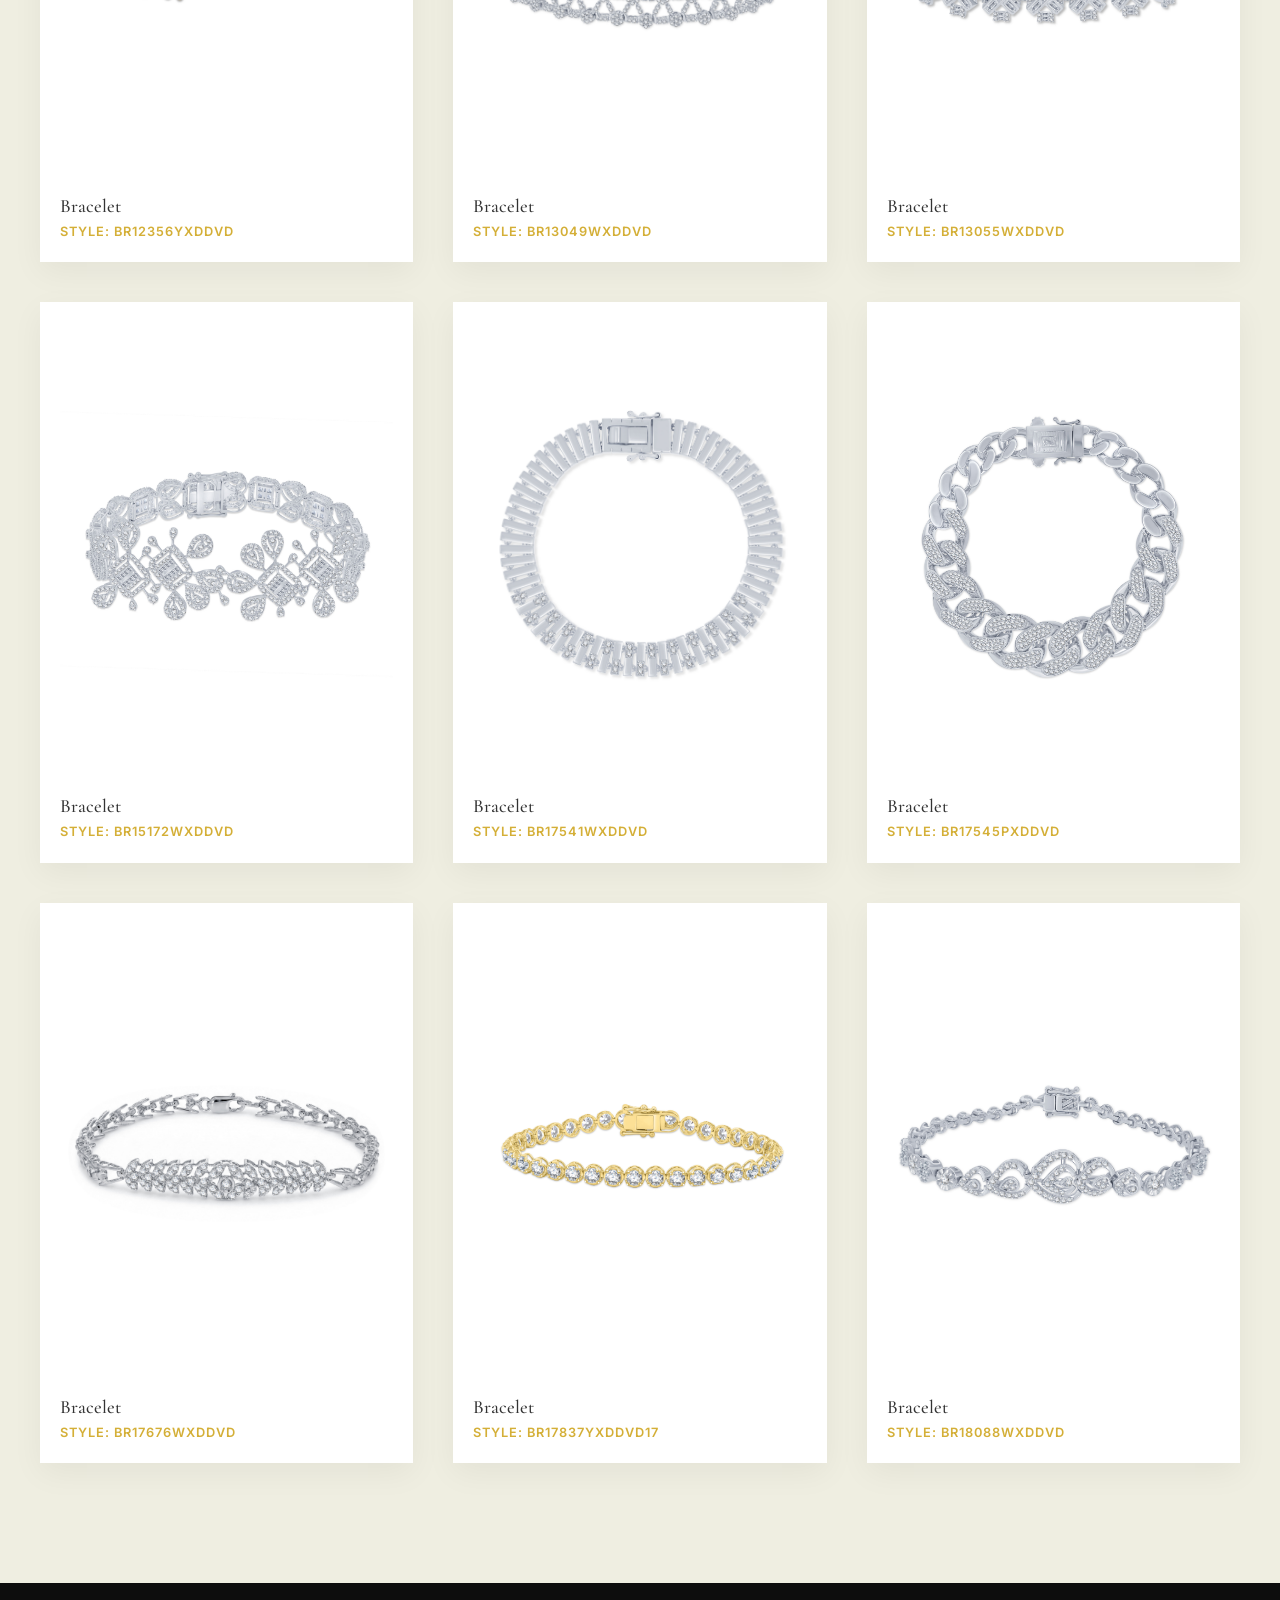
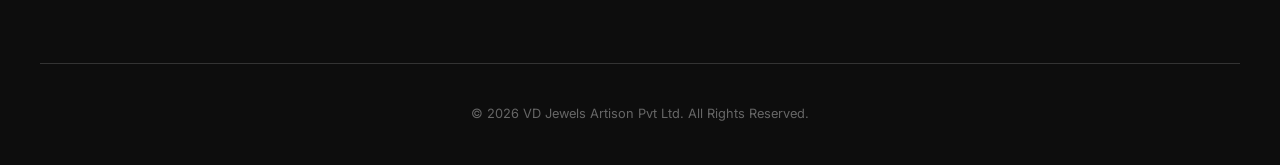
<file: products.html>
<!DOCTYPE html>
<html lang="en">
<head>
    <meta charset="UTF-8">
    <meta name="viewport" content="width=device-width, initial-scale=1.0">
    <title>Collections | VD Jewels Artison</title>
    <link rel="stylesheet" href="index.css">
    <link rel="stylesheet" href="https://cdnjs.cloudflare.com/ajax/libs/font-awesome/6.0.0/css/all.min.css">
    <style>
        .product-grid {
            display: grid;
            grid-template-columns: repeat(auto-fill, minmax(350px, 1fr));
            gap: 40px;
            margin-top: 50px;
        }
        .product-card {
            background: white;
            padding: 20px;
            box-shadow: 0 10px 30px rgba(0,0,0,0.05);
            transition: var(--transition);
        }
        .product-card:hover {
            transform: translateY(-10px);
        }
        .product-img {
            width: 100%;
            height: 450px;
            object-fit: cover;
            margin-bottom: 20px;
        }
        .style-code {
            font-size: 0.8rem;
            color: var(--accent-gold);
            font-weight: 600;
            text-transform: uppercase;
            letter-spacing: 1px;
        }
        .filter-nav {
            display: flex;
            justify-content: center;
            gap: 30px;
            margin-bottom: 50px;
            border-bottom: 1px solid #eee;
            padding-bottom: 20px;
        }
        .filter-btn {
            background: none;
            border: none;
            font-size: 0.9rem;
            font-weight: 500;
            text-transform: uppercase;
            letter-spacing: 1px;
            cursor: pointer;
            color: var(--text-light);
            padding: 5px 10px;
            transition: var(--transition);
        }
        .filter-btn.active {
            color: var(--accent-gold);
            border-bottom: 2px solid var(--accent-gold);
        }
    </style>
</head>
<body>
    <nav id="navbar" class="scrolled">
        <div class="container">
            <a href="index.html" class="logo">
                <img src="assets/logo_uploaded.png" alt="VD JEWELS ARTISON">
            </a>
            <ul class="nav-links">
                <li><a href="index.html">Home</a></li>
                <li><a href="about.html">About</a></li>
                <li><a href="products.html">Collections</a></li>
                <li><a href="services.html">Services</a></li>
                <li><a href="contact.html">Contact</a></li>
            </ul>
            <div class="nav-icons">
                <button id="theme-toggle" class="theme-toggle" aria-label="Toggle theme">
                    <i class="fas fa-moon"></i>
                </button>
            </div>
        </div>
    </nav>

    <section class="section-padding" style="margin-top: 80px;">
        <div class="container">
            <div class="filter-nav">
                <button class="filter-btn active" data-category="all">All Pieces</button>
                <button class="filter-btn" data-category="necklaces">Necklaces</button>
                <button class="filter-btn" data-category="earrings">Earrings</button>
                <button class="filter-btn" data-category="rings">Rings</button>
                <button class="filter-btn" data-category="bracelets">Bracelets</button>
            </div>

            <div id="gallery-grid" class="product-grid">
                <!-- Products will be loaded here -->
            </div>
        </div>
    </section>

    <footer>
        <div class="container">
            <div class="footer-bottom">
                <p>&copy; 2026 VD Jewels Artison Pvt Ltd. All Rights Reserved.</p>
            </div>
        </div>
    </footer>

    <script src="main.js"></script>
    <script>
        const categories = {
            'necklaces': {
                name: 'Necklace',
                images: [
                    'assets/Necklaces/NK12826WXDDVD.jpg',
                    'assets/Necklaces/NK13347WXDDVD.jpg',
                    'assets/Necklaces/NK13371WXDDVD.jpg',
                    'assets/Necklaces/NK14107WXDDVD.jpg',
                    'assets/Necklaces/NK14819WXDDVD.jpg',
                    'assets/Necklaces/NK15434WXDDVD.jpg'
                ]
            },
            'earrings': {
                name: 'Earrings',
                images: [
                    'assets/Earrings/EO11751WXDDVD-A.jpg',
                    'assets/Earrings/EO16753WXDDVD.jpg',
                    'assets/Earrings/EO17502WXDDVD.jpg',
                    'assets/Earrings/EO17840YXDDVD.jpg',
                    'assets/Earrings/EO17875WXDDVD.jpg',
                    'assets/Earrings/EO18393WXDDVD.jpg'
                ]
            },
            'rings': {
                name: 'Ring',
                images: [
                    'assets/Rings/RO12959WGTDVD.jpg',
                    'assets/Rings/RO13999SXDDVD.jpg',
                    'assets/Rings/RO14993WXDDVD.jpg',
                    'assets/Rings/RO16691WXDDVD.jpg',
                    'assets/Rings/RO17695WXDDVD.jpg',
                    'assets/Rings/RO17905WXDDVD.jpg',
                    'assets/Rings/RO18079WXDDVD.jpg',
                    'assets/Rings/RO18102WXDDVD.jpg',
                    'assets/Rings/RO18378WXDDVD.jpg'
                ]
            },
            'bracelets': {
                name: 'Bracelet',
                images: [
                    'assets/Bracelet/BR12356YXDDVD.jpg',
                    'assets/Bracelet/BR13049WXDDVD.jpg',
                    'assets/Bracelet/BR13055WXDDVD.jpg',
                    'assets/Bracelet/BR15172WXDDVD.jpg',
                    'assets/Bracelet/BR17541WXDDVD.jpg',
                    'assets/Bracelet/BR17545PXDDVD.jpg',
                    'assets/Bracelet/BR17676WXDDVD.jpg',
                    'assets/Bracelet/BR17837YXDDVD17.jpg',
                    'assets/Bracelet/BR18088WXDDVD.jpg'
                ]
            }
        };

        const galleryGrid = document.getElementById('gallery-grid');
        
        function renderGallery(filter = 'all') {
            let productsHTML = '';
            
            Object.keys(categories).forEach(catKey => {
                if (filter === 'all' || filter === catKey) {
                    const cat = categories[catKey];
                    cat.images.forEach(imgSrc => {
                        const styleCode = imgSrc.split('/').pop().split('.')[0];
                        productsHTML += `
                            <div class="product-card fade-in appear">
                                <img src="${imgSrc}" alt="${cat.name} ${styleCode}" class="product-img">
                                <h3 class="serif">${cat.name}</h3>
                                <div class="style-code">Style: ${styleCode}</div>
                            </div>
                        `;
                    });
                }
            });
            
            galleryGrid.innerHTML = productsHTML;
        }

        // Filter functionality
        document.querySelectorAll('.filter-btn').forEach(btn => {
            btn.addEventListener('click', (e) => {
                document.querySelectorAll('.filter-btn').forEach(b => b.classList.remove('active'));
                e.target.classList.add('active');
                renderGallery(e.target.dataset.category);
            });
        });

        // Check URL parameters for initial filter
        const urlParams = new URLSearchParams(window.location.search);
        const initialCollection = urlParams.get('collection') || 'all';

        // Set the correct filter button to active
        document.querySelectorAll('.filter-btn').forEach(b => {
            if (b.dataset.category === initialCollection) {
                b.classList.add('active');
            } else {
                b.classList.remove('active');
            }
        });

        // Initial render
        renderGallery(initialCollection);
    </script>
</body>
</html>
</file>
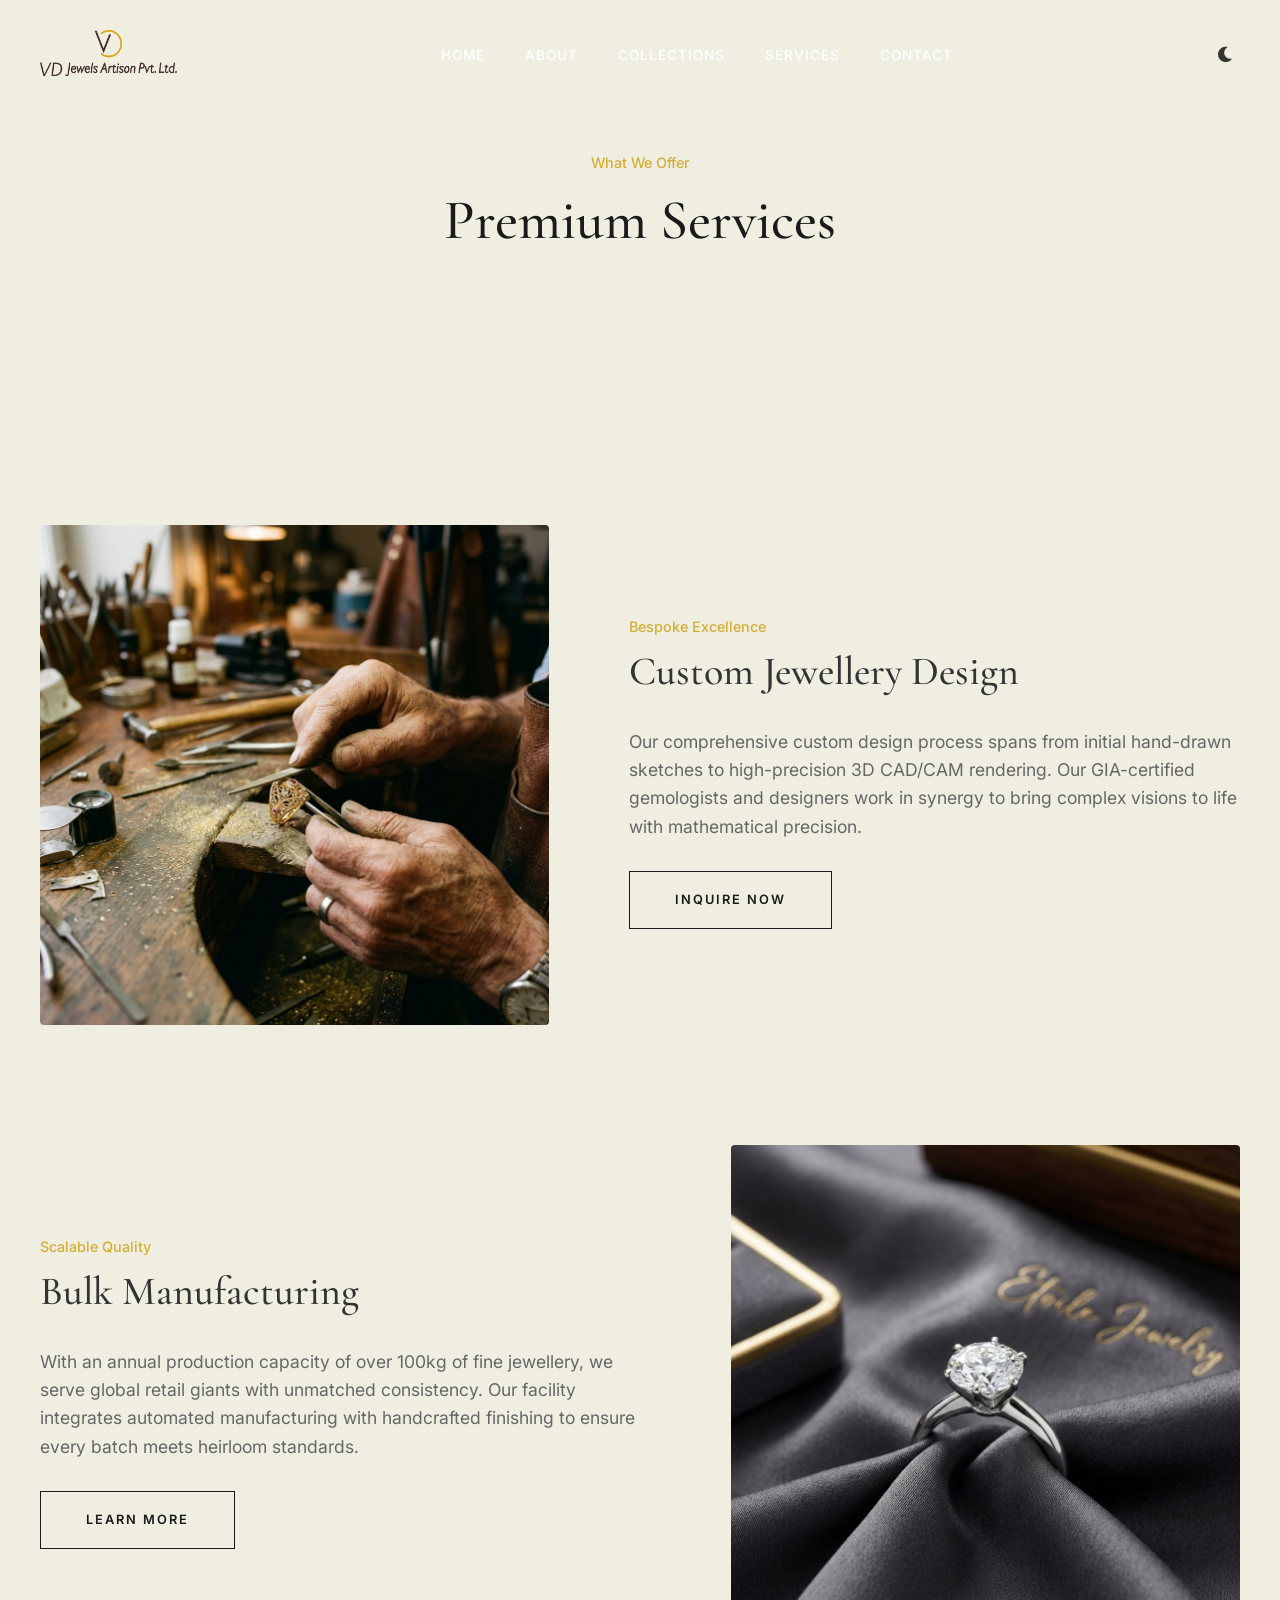
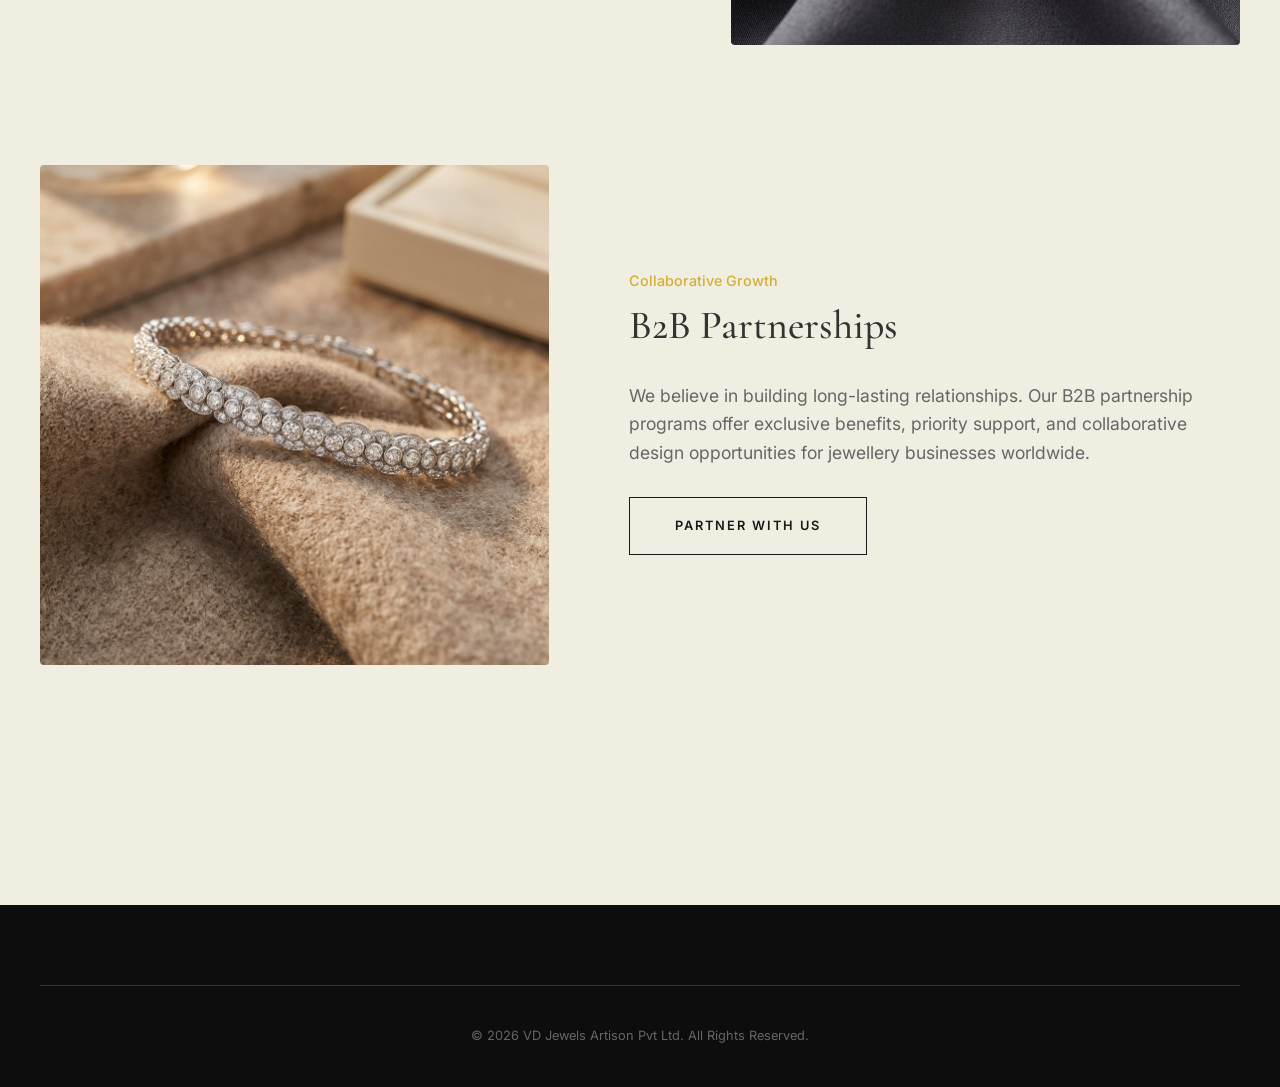
<file: services.html>
<!DOCTYPE html>
<html lang="en">
<head>
    <meta charset="UTF-8">
    <meta name="viewport" content="width=device-width, initial-scale=1.0">
    <title>Services | VD Jewels Artison</title>
    <link rel="stylesheet" href="index.css">
    <link rel="stylesheet" href="https://cdnjs.cloudflare.com/ajax/libs/font-awesome/6.0.0/css/all.min.css">
    <style>
        .service-card {
            display: grid;
            grid-template-columns: 1fr 1.2fr;
            gap: 80px;
            align-items: center;
            margin-bottom: 120px;
        }
        .service-card:nth-child(even) {
            grid-template-columns: 1.2fr 1fr;
        }
        .service-card:nth-child(even) .service-img {
            order: 2;
        }
        .service-img {
            height: 500px;
            overflow: hidden;
            border-radius: 4px;
        }
        .service-img img {
            width: 100%;
            height: 100%;
            object-fit: cover;
        }
        .service-content h3 {
            font-size: 2.5rem;
            margin-bottom: 25px;
        }
        .service-content p {
            margin-bottom: 30px;
            color: var(--text-light);
            font-size: 1.1rem;
        }
    </style>
</head>
<body>
    <nav id="navbar" class="scrolled">
        <div class="container">
            <a href="index.html" class="logo">
                <img src="assets/logo_uploaded.png" alt="VD JEWELS ARTISON">
            </a>
            <ul class="nav-links">
                <li><a href="index.html">Home</a></li>
                <li><a href="about.html">About</a></li>
                <li><a href="products.html">Collections</a></li>
                <li><a href="services.html">Services</a></li>
                <li><a href="contact.html">Contact</a></li>
            </ul>
            <div class="nav-icons">
                <button id="theme-toggle" class="theme-toggle" aria-label="Toggle theme">
                    <i class="fas fa-moon"></i>
                </button>
            </div>
        </div>
    </nav>

    <header class="section-padding" style="background: var(--primary-color); padding-top: 150px; text-align: center;">
        <div class="container">
            <span class="section-subtitle">What We Offer</span>
            <h1 class="section-title">Premium Services</h1>
        </div>
    </header>

    <section class="section-padding fade-in">
        <div class="container">
            <!-- Custom Design -->
            <div class="service-card">
                <div class="service-img">
                    <img src="assets/craftsmanship.png" alt="Custom Design">
                </div>
                <div class="service-content">
                    <span class="section-subtitle">Bespoke Excellence</span>
                    <h3>Custom Jewellery Design</h3>
                    <p>Our comprehensive custom design process spans from initial hand-drawn sketches to high-precision 3D CAD/CAM rendering. Our GIA-certified gemologists and designers work in synergy to bring complex visions to life with mathematical precision.</p>
                    <a href="contact.html" class="cta-button" style="border-color: var(--charcoal); color: var(--charcoal);">Inquire Now</a>
                </div>
            </div>

            <!-- Bulk Manufacturing -->
            <div class="service-card">
                <div class="service-img">
                    <img src="assets/rings.png" alt="Bulk Manufacturing">
                </div>
                <div class="service-content">
                    <span class="section-subtitle">Scalable Quality</span>
                    <h3>Bulk Manufacturing</h3>
                    <p>With an annual production capacity of over 100kg of fine jewellery, we serve global retail giants with unmatched consistency. Our facility integrates automated manufacturing with handcrafted finishing to ensure every batch meets heirloom standards.</p>
                    <a href="contact.html" class="cta-button" style="border-color: var(--charcoal); color: var(--charcoal);">Learn More</a>
                </div>
            </div>

            <!-- B2B Partnerships -->
            <div class="service-card">
                <div class="service-img">
                    <img src="assets/bracelets.png" alt="B2B Partnerships">
                </div>
                <div class="service-content">
                    <span class="section-subtitle">Collaborative Growth</span>
                    <h3>B2B Partnerships</h3>
                    <p>We believe in building long-lasting relationships. Our B2B partnership programs offer exclusive benefits, priority support, and collaborative design opportunities for jewellery businesses worldwide.</p>
                    <a href="contact.html" class="cta-button" style="border-color: var(--charcoal); color: var(--charcoal);">Partner With Us</a>
                </div>
            </div>
        </div>
    </section>

    <footer>
        <div class="container">
            <div class="footer-bottom">
                <p>&copy; 2026 VD Jewels Artison Pvt Ltd. All Rights Reserved.</p>
            </div>
        </div>
    </footer>

    <script src="main.js"></script>
</body>
</html>
</file>
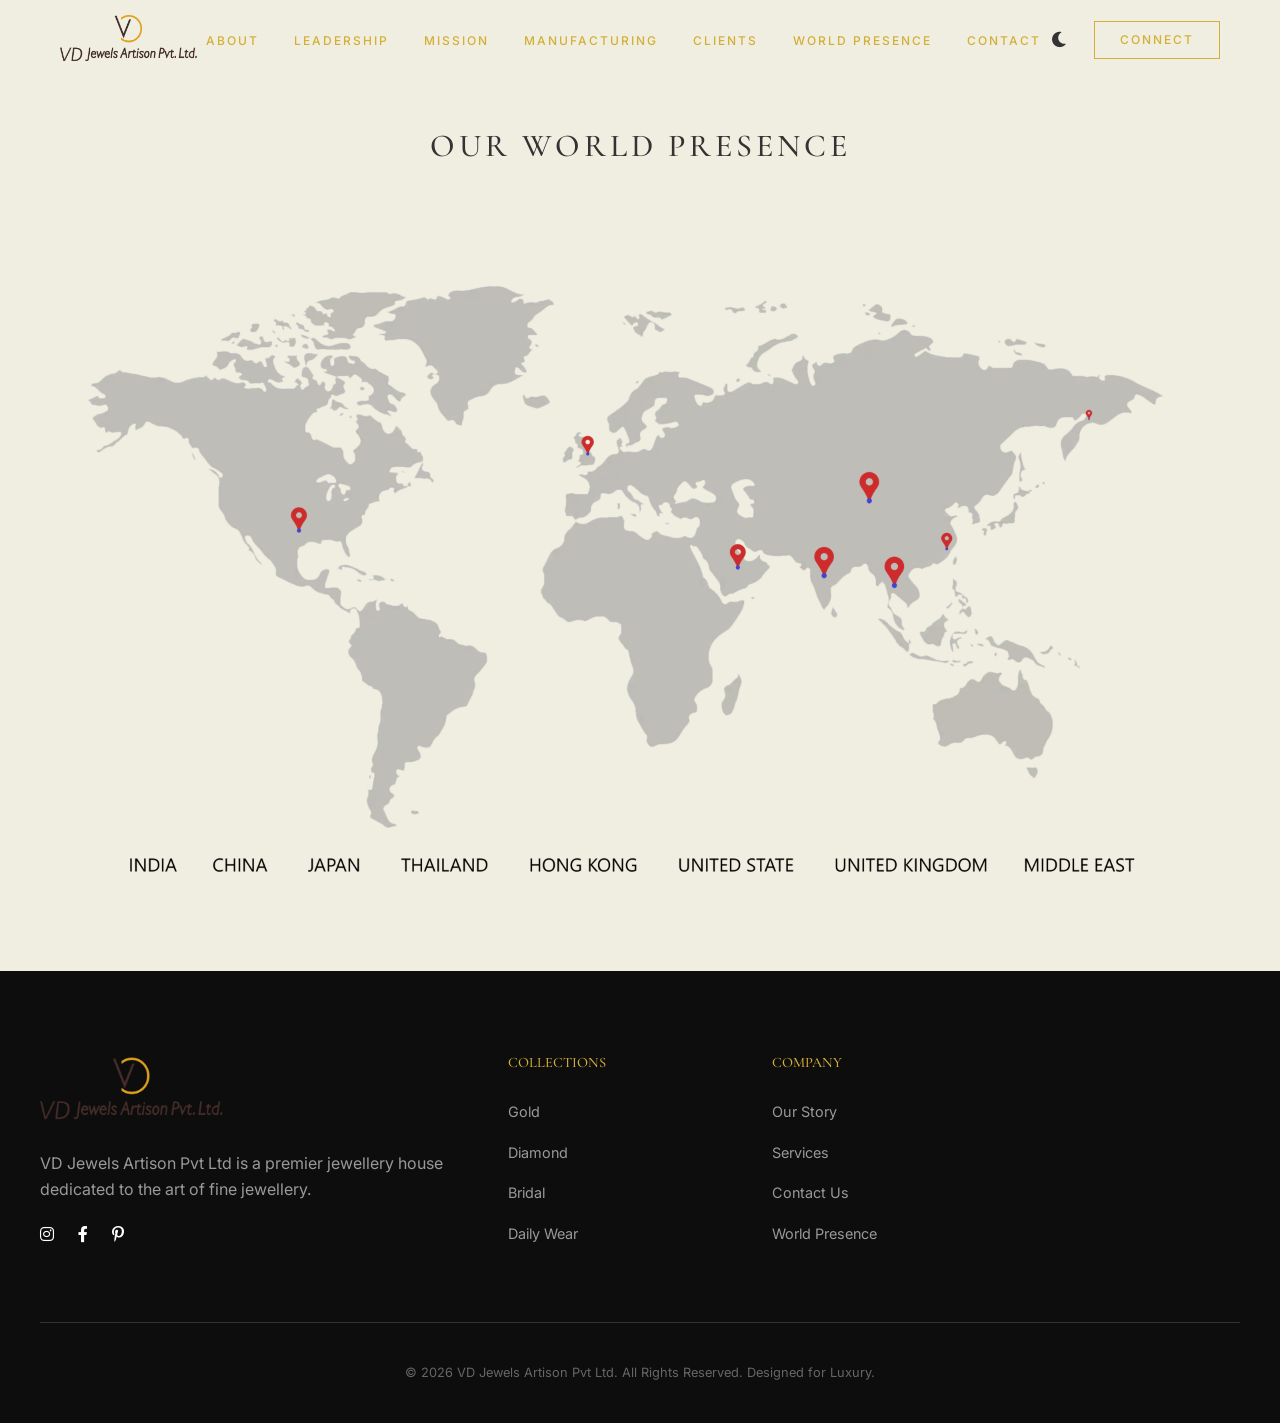
<file: world-presence.html>
<!DOCTYPE html>
<html lang="en">
<head>
    <meta charset="UTF-8">
    <meta name="viewport" content="width=device-width, initial-scale=1.0">
    <title>World Presence - VD JEWELS ARTISON</title>
    <link href="https://fonts.googleapis.com/css2?family=Cormorant+Garamond:ital,wght@0,300;0,400;0,500;0,600;0,700;1,400;1,500&family=Inter:wght@300;400;500;600&display=swap" rel="stylesheet">
    <link rel="stylesheet" href="https://cdnjs.cloudflare.com/ajax/libs/font-awesome/6.0.0/css/all.min.css">
    <link rel="stylesheet" href="index.css">
    <style>
        .world-map-section {
            text-align: center;
            background: #EFEEE1;
            padding: 120px 20px 60px; /* Kept 120px top padding so it doesn't hide under the fixed navbar */
            font-family: 'Playfair Display', serif;
            min-height: 100vh;
        }

        body.dark-mode .world-map-section {
            background-color: #1A1A1A;
        }

        .world-map-section h2 {
            letter-spacing: 4px;
            font-size: 32px;
            margin-bottom: 40px;
            text-transform: uppercase;
        }

        body.dark-mode .world-map-section h2 {
            color: #ffffff;
        }

        .map-container {
            position: relative;
            max-width: 1200px;
            margin: auto;
        }

        .map-image {
            width: 100%;
            height: auto;
            display: block;
        }

        body.dark-mode .map-image {
            filter: brightness(0.7) invert(0.1);
        }





    </style>
</head>
<body>
    <nav id="navbar" class="new-strip-nav scrolled" style="position: fixed; width: 100%; top: 0; z-index: 1000; padding: 15px 0;">
        <div class="strip-container">
            <div class="logo">
                <a href="index.html">
                    <img src="assets/logo_uploaded.png" alt="VD JEWELS ARTISON" id="nav-logo">
                </a>
            </div>
            <ul class="strip-links">
                <li><a href="about.html">ABOUT</a></li>
                <li><a href="index.html#leadership">LEADERSHIP</a></li>
                <li><a href="about.html#mission">MISSION</a></li>
                <li><a href="services.html">MANUFACTURING</a></li>
                <li><a href="about.html#clients">CLIENTS</a></li>
                <li><a href="world-presence.html">WORLD PRESENCE</a></li>
                <li><a href="contact.html">CONTACT</a></li>
            </ul>
            <div class="nav-actions">
                <button id="theme-toggle" class="theme-toggle strip-theme-toggle" aria-label="Toggle theme">
                    <i class="fas fa-moon"></i>
                </button>
                <a href="contact.html" class="nav-connect-btn">CONNECT</a>
            </div>
        </div>
    </nav>

    <!-- Integrated EXACT User HTML Snippet -->
    <section class="world-map-section fade-in">
        <h2>OUR WORLD PRESENCE</h2>

        <div class="map-container">
            <img src="assets/world-map.png" alt="World Map" class="map-image">
        </div>
    </section>

    <footer>
        <div class="container">
            <div class="footer-content">
                <div class="footer-info">
                    <div class="logo footer-logo">
                        <img src="assets/logo_uploaded.png" alt="VD JEWELS ARTISON" style="height: 80px;">
                    </div>
                    <p style="color: #999; margin-bottom: 20px;">
                        VD Jewels Artison Pvt Ltd is a premier jewellery house dedicated to the art of fine jewellery.
                    </p>
                    <div class="social-links">
                        <a href="https://www.instagram.com/vdjartison/" target="_blank" style="margin-right: 20px;"><i class="fab fa-instagram"></i></a>
                        <a href="https://www.facebook.com/vdjartison" target="_blank" style="margin-right: 20px;"><i class="fab fa-facebook-f"></i></a>
                        <a href="#" target="_blank"><i class="fab fa-pinterest-p"></i></a>
                    </div>
                </div>
                <div class="footer-links">
                    <h4>Collections</h4>
                    <ul>
                        <li><a href="#">Gold</a></li>
                        <li><a href="#">Diamond</a></li>
                        <li><a href="#">Bridal</a></li>
                        <li><a href="#">Daily Wear</a></li>
                    </ul>
                </div>
                <div class="footer-links">
                    <h4>Company</h4>
                    <ul>
                        <li><a href="about.html">Our Story</a></li>
                        <li><a href="services.html">Services</a></li>
                        <li><a href="contact.html">Contact Us</a></li>
                        <li><a href="world-presence.html">World Presence</a></li>
                    </ul>
                </div>
            </div>
            <div class="footer-bottom">
                <p>&copy; 2026 VD Jewels Artison Pvt Ltd. All Rights Reserved. Designed for Luxury.</p>
            </div>
        </div>
    </footer>

    <script src="main.js"></script>
</body>
</html>
</file>
<file: index.css>
@import url('https://fonts.googleapis.com/css2?family=Inter:wght@300;400;500;600&family=Cormorant+Garamond:ital,wght@0,300;0,400;0,500;0,600;0,700;1,400&display=swap');

:root {
    --primary-color: #EFEEE1;
    --accent-gold: #D4AF37;
    --accent-gold-dark: #B8860B;
    --charcoal: #1A1A1A;
    --deep-charcoal: #0D0D0D;
    --warm-beige: #F5F5DC;
    --text-color: #333333;
    --text-light: #666666;
    --white: #FFFFFF;
    --glass-bg: rgba(239, 238, 225, 0.7);
    --transition: all 0.4s cubic-bezier(0.4, 0, 0.2, 1);
    --bg-color: var(--primary-color);
    --card-bg: var(--white);
}

body.dark-mode {
    --primary-color: #000000;
    --bg-color: #000000;
    --charcoal: #CCCCCC;
    --text-color: #E0E0E0;
    --text-light: #A0A0A0;
    --glass-bg: rgba(0, 0, 0, 0.8);
    --card-bg: #111111;
    --warm-beige: #1A1A1A;
}

* {
    margin: 0;
    padding: 0;
    box-sizing: border-box;
}

html {
    scroll-behavior: smooth;
}

body {
    font-family: 'Inter', sans-serif;
    background-color: var(--bg-color);
    color: var(--text-color);
    line-height: 1.6;
    overflow-x: hidden;
    transition: background-color 0.5s ease, color 0.5s ease;
}

h1, h2, h3, h4, .serif {
    font-family: 'Cormorant Garamond', serif;
    font-weight: 500;
}

a {
    text-decoration: none;
    color: inherit;
    transition: var(--transition);
}

ul {
    list-style: none;
}

img {
    max-width: 100%;
    display: block;
}

.container {
    max-width: 1400px;
    margin: 0 auto;
    padding: 0 40px;
}

/* Typography Utilities */
.text-center { text-align: center; }
.gold-text { color: var(--accent-gold); }
.uppercase { text-transform: uppercase; letter-spacing: 0.15em; }
.section-title {
    font-size: clamp(2rem, 5vw, 3.5rem);
    margin-bottom: 20px;
    color: var(--charcoal);
}
.section-subtitle {
    font-size: 0.9rem;
    font-weight: 500;
    color: var(--accent-gold);
    margin-bottom: 10px;
}

/* Layout Utilities */
.section-padding {
    padding: 120px 0;
}

/* Navbar */
/* New Strip Navbar */
.new-strip-nav {
    position: fixed;
    top: 0;
    left: 0;
    width: 100%;
    z-index: 1000;
    background-color: transparent !important; /* Transparent before scroll */
    border-bottom: 1px solid transparent; /* Hidden border initially */
    padding: 10px 0 !important;
    transition: background-color 0.4s ease, border-color 0.4s ease;
}

.new-strip-nav.scrolled {
    background-color: #E6E1D9 !important; /* Light cream beige on scroll */
    border-bottom: 1px solid #5D534A; /* Dark brown bottom strip */
}

.strip-container {
    display: flex;
    justify-content: space-between;
    align-items: center;
    max-width: 100%; /* Changed from 1400px to make it continuous */
    margin: 0 auto;
    padding: 0 60px; /* Slight extra padding for ultra-wide screens */
    width: 100%;
}

.new-strip-nav .logo img {
    height: 60px; /* Increased slightly */
    width: auto;
    transition: height 0.4s ease;
}

.new-strip-nav .strip-links {
    display: flex;
    gap: 35px;
    margin: 0 auto;
    list-style: none;
    padding: 0;
}

.new-strip-nav .strip-links a {
    color: var(--accent-gold) !important;
    font-size: 0.75rem;
    font-weight: 500;
    letter-spacing: 2px;
    text-transform: uppercase;
    text-decoration: none;
    transition: color 0.3s ease;
}

.new-strip-nav .strip-links a::after {
    display: none; /* remove original underline effect */
}

.new-strip-nav .strip-links a:hover {
    color: #fff !important;
}

.new-strip-nav .nav-connect-btn {
    border: 1px solid var(--accent-gold);
    color: var(--accent-gold);
    padding: 8px 25px;
    font-size: 0.75rem;
    font-weight: 500;
    letter-spacing: 2px;
    text-transform: uppercase;
    text-decoration: none;
    transition: all 0.3s ease;
}

.new-strip-nav .nav-connect-btn:hover {
    background-color: var(--accent-gold);
    color: #000;
}

.nav-actions {
    display: flex;
    align-items: center;
    gap: 20px;
}

.strip-theme-toggle {
    background: transparent;
    border: none;
    color: var(--accent-gold);
    font-size: 1.1rem;
    cursor: pointer;
    transition: color 0.3s ease;
    padding: 5px;
}

.strip-theme-toggle:hover {
    color: #fff;
}

/* Dark Mode Navigation Overrides */
body.dark-mode .new-strip-nav.scrolled {
    background-color: #111111 !important;
    border-bottom: 1px solid #333333;
}

body.dark-mode .new-strip-nav .strip-links a,
body.dark-mode .strip-theme-toggle {
    color: #CCCCCC !important;
}

body.dark-mode .strip-theme-toggle:hover,
body.dark-mode .new-strip-nav .strip-links a:hover {
    color: #FFFFFF !important;
}

body.dark-mode .new-strip-nav .nav-connect-btn {
    border-color: #CCCCCC;
    color: #CCCCCC;
}

body.dark-mode .new-strip-nav .nav-connect-btn:hover {
    background-color: #CCCCCC;
    color: #111111;
}

nav {
    position: fixed;
    top: 0;
    left: 0;
    width: 100%;
    z-index: 1000;
    padding: 25px 0;
    transition: var(--transition);
}

nav.scrolled {
    background: var(--glass-bg);
    backdrop-filter: blur(15px);
    padding: 15px 0;
    box-shadow: 0 4px 30px rgba(0, 0, 0, 0.05);
}

nav .container {
    display: flex;
    justify-content: space-between;
    align-items: center;
}

.logo {
    display: flex;
    align-items: center;
}

.logo img {
    height: 60px;
    width: auto;
}

nav.scrolled .logo img {
    height: 50px;
}

.nav-icons {
    display: flex;
    align-items: center;
    gap: 20px;
}

.theme-toggle {
    background: none;
    border: none;
    color: inherit;
    cursor: pointer;
    font-size: 1.1rem;
    padding: 5px;
    transition: var(--transition);
}

.theme-toggle:hover {
    color: var(--accent-gold);
}

.nav-links {
    display: flex;
    gap: 40px;
}

.nav-links a {
    font-size: 0.85rem;
    font-weight: 500;
    text-transform: uppercase;
    letter-spacing: 1px;
    position: relative;
    color: var(--white); /* Ensure links are white on dark bg */
}

.nav-links a::after {
    content: '';
    position: absolute;
    bottom: -5px;
    left: 0;
    width: 0;
    height: 1px;
    background: var(--accent-gold);
    transition: var(--transition);
}

.nav-links a:hover::after {
    width: 100%;
}

/* Hero Section */
.hero {
    height: 100vh;
    width: 100%;
    position: relative;
    display: flex;
    align-items: center;
    justify-content: flex-start; /* Align text to left like screenshot */
    overflow: hidden;
    background: radial-gradient(circle at center, #7A614A 0%, #4A3728 100%);
}

.hero-img {
    position: absolute;
    top: 0;
    right: -10%;
    width: 90%;
    height: 100%;
    object-fit: cover;
    object-position: center top;
    z-index: 0;
    opacity: 0.7;
    filter: sepia(0.3) contrast(1.1);
    mix-blend-mode: multiply;
}

/* Dark Mode Overrides for Hero Banner */
body.dark-mode .hero {
    background: radial-gradient(circle at center, #2A2A2A 0%, #000000 100%);
}

body.dark-mode .hero-img {
    mix-blend-mode: luminosity;
    opacity: 0.6;
    filter: contrast(1.1);
}

.hero-content {
    text-align: left;
    color: var(--white);
    max-width: 900px;
    padding-left: 100px;
    z-index: 1;
}

.hero-content .est {
    font-size: 0.8rem;
    letter-spacing: 4px;
    text-transform: uppercase;
    color: var(--accent-gold);
    margin-bottom: 20px;
    display: block;
}

.hero-content h1 {
    font-size: clamp(3.5rem, 10vw, 7rem);
    line-height: 1.1;
    margin-bottom: 30px;
    font-weight: 300;
}

.gold-italic {
    color: var(--accent-gold);
    font-style: italic;
    font-family: 'Cormorant Garamond', serif;
}

.hero-tagline {
    font-family: 'Cormorant Garamond', serif;
    font-style: italic;
    font-size: 1.5rem;
    margin-bottom: 40px;
    display: flex;
    align-items: center;
    gap: 20px;
}

.hero-tagline::before {
    content: '';
    width: 60px;
    height: 1px;
    background: var(--accent-gold);
}

.hero-description {
    font-size: 1.2rem;
    line-height: 1.6;
    margin-bottom: 50px;
    max-width: 650px;
    opacity: 0.9;
}

.hero-buttons {
    display: flex;
    gap: 20px;
}

.btn-solid {
    background: linear-gradient(135deg, #D4AF37 0%, #B8860B 100%);
    color: var(--white);
    border: none;
}

.btn-outline {
    background: transparent;
    border: 1px solid rgba(255,255,255,0.5);
    color: var(--white);
}

.btn-outline:hover {
    border-color: var(--accent-gold);
    background: rgba(212, 175, 55, 0.1);
}

.cta-button {
    display: inline-block;
    padding: 18px 45px;
    background: transparent;
    border: 1px solid var(--accent-gold);
    color: var(--accent-gold);
    text-transform: uppercase;
    letter-spacing: 2px;
    font-size: 0.8rem;
    font-weight: 600;
    transition: var(--transition);
    cursor: pointer;
    overflow: hidden;
    position: relative;
}

.cta-button:hover {
    background: var(--accent-gold);
    color: var(--white);
}

/* Glassmorphism */
.glass {
    background: rgba(255, 255, 255, 0.05);
    backdrop-filter: blur(10px);
    border: 1px solid rgba(255, 255, 255, 0.1);
    box-shadow: 0 8px 32px 0 rgba(0, 0, 0, 0.1);
}

/* Collections Grid */
.collections-grid {
    display: grid;
    grid-template-columns: repeat(auto-fit, minmax(300px, 1fr));
    gap: 30px;
    margin-top: 60px;
}

.collection-card {
    position: relative;
    height: 500px;
    overflow: hidden;
    cursor: pointer;
}

.collection-card img {
    width: 100%;
    height: 100%;
    object-fit: cover;
    transition: transform 0.8s cubic-bezier(0.4, 0, 0.2, 1);
}

.collection-card:hover img {
    transform: scale(1.1);
}

.collection-overlay {
    position: absolute;
    bottom: 0;
    left: 0;
    width: 100%;
    padding: 40px;
    background: linear-gradient(to top, rgba(0,0,0,0.8), transparent);
    color: var(--white);
    transition: var(--transition);
}

.collection-overlay h3 {
    font-size: 2rem;
    margin-bottom: 10px;
}

.collection-overlay span {
    font-size: 0.8rem;
    text-transform: uppercase;
    letter-spacing: 2px;
    opacity: 0.8;
}

/* Why Choose Us */
.features {
    background-color: var(--deep-charcoal);
    color: var(--white);
}

.features-grid {
    display: grid;
    grid-template-columns: repeat(auto-fit, minmax(250px, 1fr));
    gap: 50px;
}

.feature-item {
    text-align: center;
}

.feature-item i {
    font-size: 2.5rem;
    color: var(--accent-gold);
    margin-bottom: 25px;
    display: block;
}

.feature-item h3 {
    margin-bottom: 15px;
    font-size: 1.5rem;
}

.feature-item p {
    font-size: 0.95rem;
    color: #aaa;
}

/* Testimonials */
.testimonials {
    background: var(--warm-beige);
}

.testimonial-card {
    max-width: 800px;
    margin: 0 auto;
    text-align: center;
}

.testimonial-card p {
    font-size: 1.5rem;
    font-family: 'Playfair Display', serif;
    font-style: italic;
    margin-bottom: 30px;
}

.testimonial-author {
    font-weight: 600;
    text-transform: uppercase;
    letter-spacing: 2px;
    font-size: 0.9rem;
}

/* Footer */
footer {
    background: var(--deep-charcoal);
    color: var(--white);
    padding: 80px 0 40px;
}

.footer-content {
    display: grid;
    grid-template-columns: 2fr 1fr 1fr 1fr;
    gap: 60px;
    margin-bottom: 60px;
}

.footer-logo {
    font-size: 2rem;
    margin-bottom: 20px;
}

.footer-links h4 {
    margin-bottom: 25px;
    color: var(--accent-gold);
    text-transform: uppercase;
    font-size: 0.9rem;
}

.footer-links ul li {
    margin-bottom: 15px;
}

.footer-links ul li a {
    color: #999;
    font-size: 0.9rem;
}

.footer-links ul li a:hover {
    color: var(--accent-gold);
}

.footer-bottom {
    border-top: 1px solid #333;
    padding-top: 40px;
    text-align: center;
    color: #666;
    font-size: 0.8rem;
}

/* Animations */
@keyframes fadeInUp {
    to {
        opacity: 1;
        transform: translateY(0);
    }
}

.fade-in {
    opacity: 0;
    transform: translateY(30px);
    transition: opacity 1s ease-out, transform 1s ease-out;
}

.fade-in.appear {
    opacity: 1;
    transform: translateY(0);
}

/* Responsive */
@media (max-width: 992px) {
    .footer-content {
        grid-template-columns: 1fr 1fr;
    }
}

@media (max-width: 768px) {
    .nav-links, .new-strip-nav .strip-links {
        display: none !important;
    }
    .container {
        padding: 0 20px;
    }
    .strip-container {
        padding: 0 20px;
    }
    .hero-content {
        padding-left: 0;
        padding: 0 20px;
    }
    .hero-img {
        width: 100%;
        right: 0;
        object-position: 70% top;
        opacity: 0.4;
    }
    .hero-buttons {
        flex-direction: column;
        gap: 15px;
    }
    .hero-tagline {
        font-size: 1.2rem;
    }
    .hero-description {
        font-size: 1rem;
    }
    .footer-content {
        grid-template-columns: 1fr;
    }
}

/* Company at a glance (Minimal) */
.glance-grid-minimal {
    display: grid;
    grid-template-columns: repeat(2, 1fr);
    column-gap: 80px;
    row-gap: 40px;
    text-align: left;
    max-width: 1100px;
    margin-left: auto;
    margin-right: auto;
}

.glance-item-minimal {
    display: flex;
    align-items: flex-start;
    gap: 20px;
}

.glance-num {
    font-size: 1.2rem;
    color: var(--accent-gold);
    line-height: 1.6;
}

.glance-item-minimal p {
    font-size: 0.95rem;
    color: #555;
    line-height: 1.6;
    margin: 0;
}

@media (max-width: 768px) {
    .glance-grid-minimal {
        grid-template-columns: 1fr;
        column-gap: 0;
    }
}


/* Leadership Section */
.leadership-grid {
    display: grid;
    grid-template-columns: repeat(2, 1fr);
    gap: 40px;
    margin-top: 50px;
}

.leadership-grid-3 {
    display: grid;
    grid-template-columns: repeat(3, 1fr);
    gap: 40px;
    margin-top: 40px; /* Space between the two grids */
}

.leader-card {
    background: #fff;
    box-shadow: 0 10px 30px rgba(0,0,0,0.03);
    overflow: hidden;
    transition: transform 0.3s ease;
}

.leader-card:hover {
    transform: translateY(-5px);
}

.leader-img-wrapper {
    position: relative;
    height: 500px;
    overflow: hidden;
}

.leader-img-wrapper img {
    width: 100%;
    height: 100%;
    object-fit: cover;
    object-position: top center;
    filter: grayscale(100%);
    image-rendering: high-quality; /* Helps reduce downscaling grain */
    transition: filter 0.5s ease, transform 0.5s ease;
}

.leader-card:hover .leader-img-wrapper img {
    filter: grayscale(0%);
    transform: scale(1.05);
}

.leader-info-overlay {
    position: absolute;
    bottom: 0;
    left: 0;
    width: 100%;
    padding: 60px 40px 30px;
    background: linear-gradient(to top, rgba(0,0,0,0.8) 0%, transparent 100%);
    color: var(--white);
}

.leader-info-overlay h3 {
    font-size: 2rem;
    margin-bottom: 5px;
}

.leader-role {
    font-size: 0.8rem;
    letter-spacing: 2px;
    color: var(--accent-gold);
    text-transform: uppercase;
}

.leader-description {
    padding: 40px;
}

.leader-description p {
    color: #555;
    line-height: 1.8;
    font-size: 0.95rem;
}

@media (max-width: 992px) {
    .leadership-grid, .leadership-grid-3 {
        grid-template-columns: 1fr;
    }
}

/* Legacy in Numbers Section */
.legacy-stats {
    background-color: #7A614A; /* Bronze/Brown from screenshot */
    color: var(--white);
    padding: 100px 0;
    text-align: center;
}

.legacy-stats .section-subtitle {
    color: #D4AF37;
    font-size: 0.8rem;
    letter-spacing: 3px;
    margin-bottom: 15px;
}

.legacy-stats .section-title {
    color: var(--white);
    font-size: 3rem;
    margin-bottom: 80px;
}

.stats-grid-v2 {
    display: grid;
    grid-template-columns: repeat(6, 1fr);
    gap: 20px;
    border-top: 1px solid rgba(255,255,255,0.1);
    border-bottom: 1px solid rgba(255,255,255,0.1);
    padding: 60px 0;
}

.stat-v2 {
    padding: 0 20px;
    border-right: 1px solid rgba(255,255,255,0.1);
}

.stat-v2:last-child {
    border-right: none;
}

.stat-v2 h3 {
    font-size: 2.5rem;
    color: #D4AF37;
    margin-bottom: 10px;
}

.stat-v2 p {
    font-size: 0.7rem;
    text-transform: uppercase;
    letter-spacing: 2px;
    line-height: 1.4;
    opacity: 0.8;
}

@media (max-width: 1200px) {
    .stats-grid-v2 {
        grid-template-columns: repeat(3, 1fr);
        gap: 40px;
    }
    .stat-v2:nth-child(3n) {
        border-right: none;
    }
}

@media (max-width: 768px) {
    .stats-grid-v2 {
        grid-template-columns: repeat(2, 1fr);
    }
    .stat-v2:nth-child(2n) {
        border-right: none;
    }
}

@media (max-width: 480px) {
    .stats-grid-v2 {
        grid-template-columns: 1fr;
        gap: 30px;
    }
    .stat-v2 {
        border-right: none;
        border-bottom: 1px solid rgba(255,255,255,0.1);
        padding: 0 0 30px 0;
    }
    .stat-v2:last-child {
        border-bottom: none;
        padding-bottom: 0;
    }
}

/* Company at a Glance Section */
.company-glance-section {
    background: #FAFAFA;
    color: var(--charcoal);
}

.house-subtitle {
    color: var(--accent-gold);
    letter-spacing: 3px;
}

.glance-title {
    font-size: 3.5rem;
    margin-bottom: 20px;
}

/* Dark Mode Overrides for Company at a Glance */
body.dark-mode .company-glance-section {
    background: #1A1A1A; /* Grey background */
    color: #E4E6EB; /* Text color */
}

body.dark-mode .company-glance-section .glance-item-minimal p {
    color: #E4E6EB; /* Brighter grey text */
}

body.dark-mode .company-glance-section .glance-title {
    color: var(--accent-gold); /* Make the entire title gold */
}

body.dark-mode .company-glance-section .glance-title .gold-italic {
    color: var(--accent-gold); /* Keep the italic part gold too */
}

/* Alternating Background Layouts in Dark Mode */
body.dark-mode .leadership-section {
    background-color: #000000 !important;
}

body.dark-mode .legacy-stats {
    background-color: #1A1A1A !important;
}

body.dark-mode .collections-section {
    background-color: #000000 !important;
}

body.dark-mode .features {
    background-color: #1A1A1A !important;
}

body.dark-mode .testimonials {
    background-color: #000000 !important;
}

body.dark-mode .cta-section {
    background-color: #1A1A1A !important;
}

body.dark-mode footer {
    background-color: #000000 !important;
}

/* Light Mode Alternating Layout Colors */

/* --- Light Mode Color Sequence --- */
body:not(.dark-mode) .hero {
    background: radial-gradient(circle at center, #8A735B 0%, #735B45 100%) !important;
}

body:not(.dark-mode) .company-glance-section {
    background-color: var(--warm-beige) !important;
}

body:not(.dark-mode) .leadership-section {
    background-color: var(--white) !important;
}

body:not(.dark-mode) .mission-section {
    background-color: var(--warm-beige) !important;
}

body:not(.dark-mode) .legacy-stats {
    background-color: #735b45 !important;
    color: var(--white) !important;
}

body:not(.dark-mode) .collections-section {
    background-color: var(--white) !important;
}

body:not(.dark-mode) .features {
    background-color: var(--warm-beige) !important;
    color: var(--charcoal) !important;
}
body:not(.dark-mode) .features .section-title,
body:not(.dark-mode) .features h3 {
    color: var(--charcoal) !important;
}
body:not(.dark-mode) .features p {
    color: #444444 !important;
}

body:not(.dark-mode) .testimonials {
    background-color: var(--white) !important;
}

body:not(.dark-mode) .cta-section {
    background-color: #735b45 !important; /* Bronze/Brown */
    color: var(--white) !important;
}

body:not(.dark-mode) footer {
    background-color: #0D0D0D !important;
    color: #FFFFFF !important;
}


/* Mission Section */
.mission-section {
    background-color: var(--primary-color);
    padding: 120px 0;
    text-align: center;
}

.mission-subtitle-strip {
    display: inline-block;
    background-color: var(--accent-gold); 
    color: var(--charcoal);
    padding: 4px 15px;
    font-size: 0.75rem;
    letter-spacing: 2px;
    font-weight: 600;
    margin-bottom: 30px;
}

.mission-statement {
    max-width: 900px;
    margin: 40px auto 80px;
    font-size: 1.25rem;
    font-family: 'Cormorant Garamond', serif;
    font-style: italic;
    color: var(--text-light);
    line-height: 1.8;
}

.mission-grid {
    display: grid;
    grid-template-columns: repeat(4, 1fr);
    gap: 30px;
    margin-top: 60px;
}

.mission-card {
    background: var(--white);
    padding: 50px 30px;
    border: 1px solid rgba(0,0,0,0.05);
    text-align: left;
    position: relative;
    transition: var(--transition);
}

.mission-card:hover {
    transform: translateY(-10px);
    box-shadow: 0 20px 40px rgba(0,0,0,0.05);
}

.mission-card h3 {
    font-size: 1.5rem;
    margin-bottom: 20px;
    color: var(--charcoal);
}

.mission-card p {
    font-size: 0.9rem;
    color: var(--text-light);
    line-height: 1.6;
}

.mission-num {
    position: absolute;
    top: 40px;
    right: 30px;
    font-size: 2rem;
    color: var(--accent-gold);
    opacity: 0.15;
    font-family: 'Cormorant Garamond', serif;
}

body.dark-mode .mission-card {
    background: #111;
    border-color: #333;
}

body.dark-mode .mission-card h3 {
    color: var(--white);
}

@media (max-width: 992px) {
    .mission-grid {
        grid-template-columns: repeat(2, 1fr);
    }
}

@media (max-width: 600px) {
    .mission-grid {
        grid-template-columns: 1fr;
    }
}
</file>
